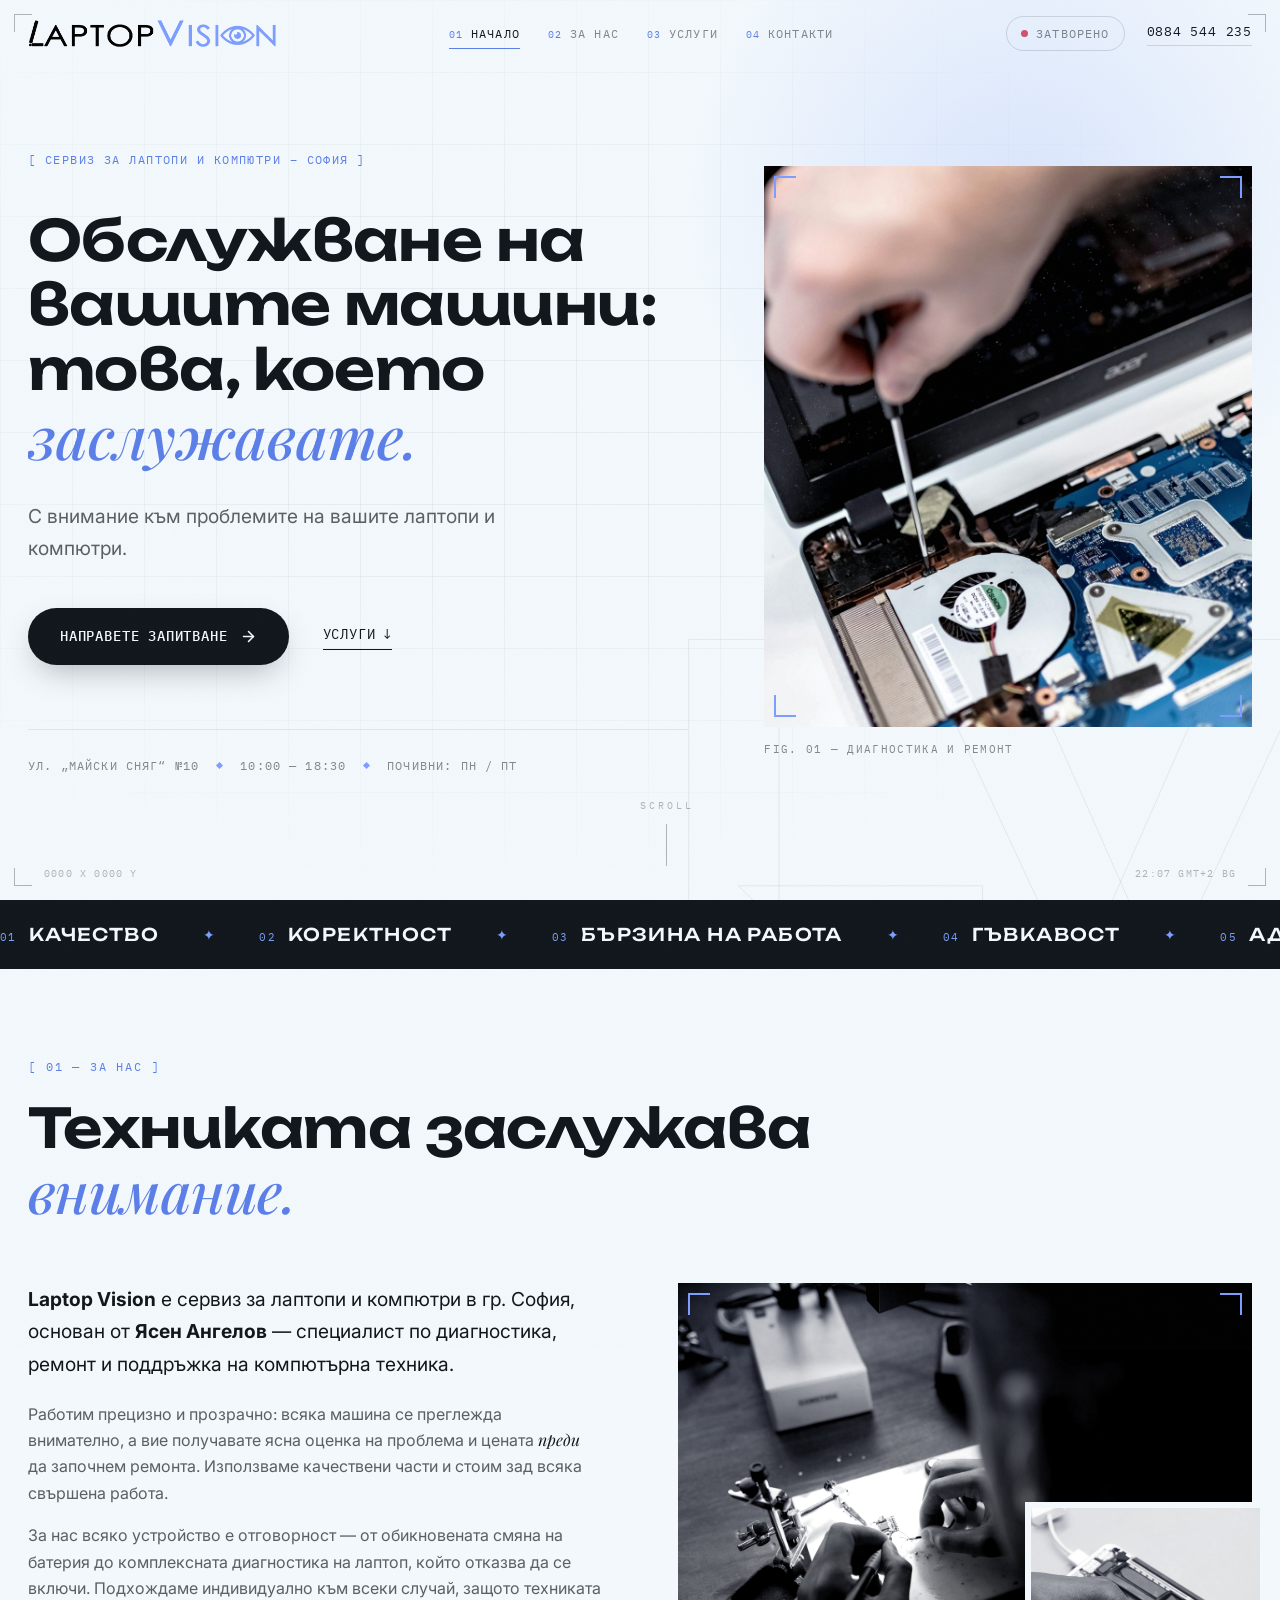
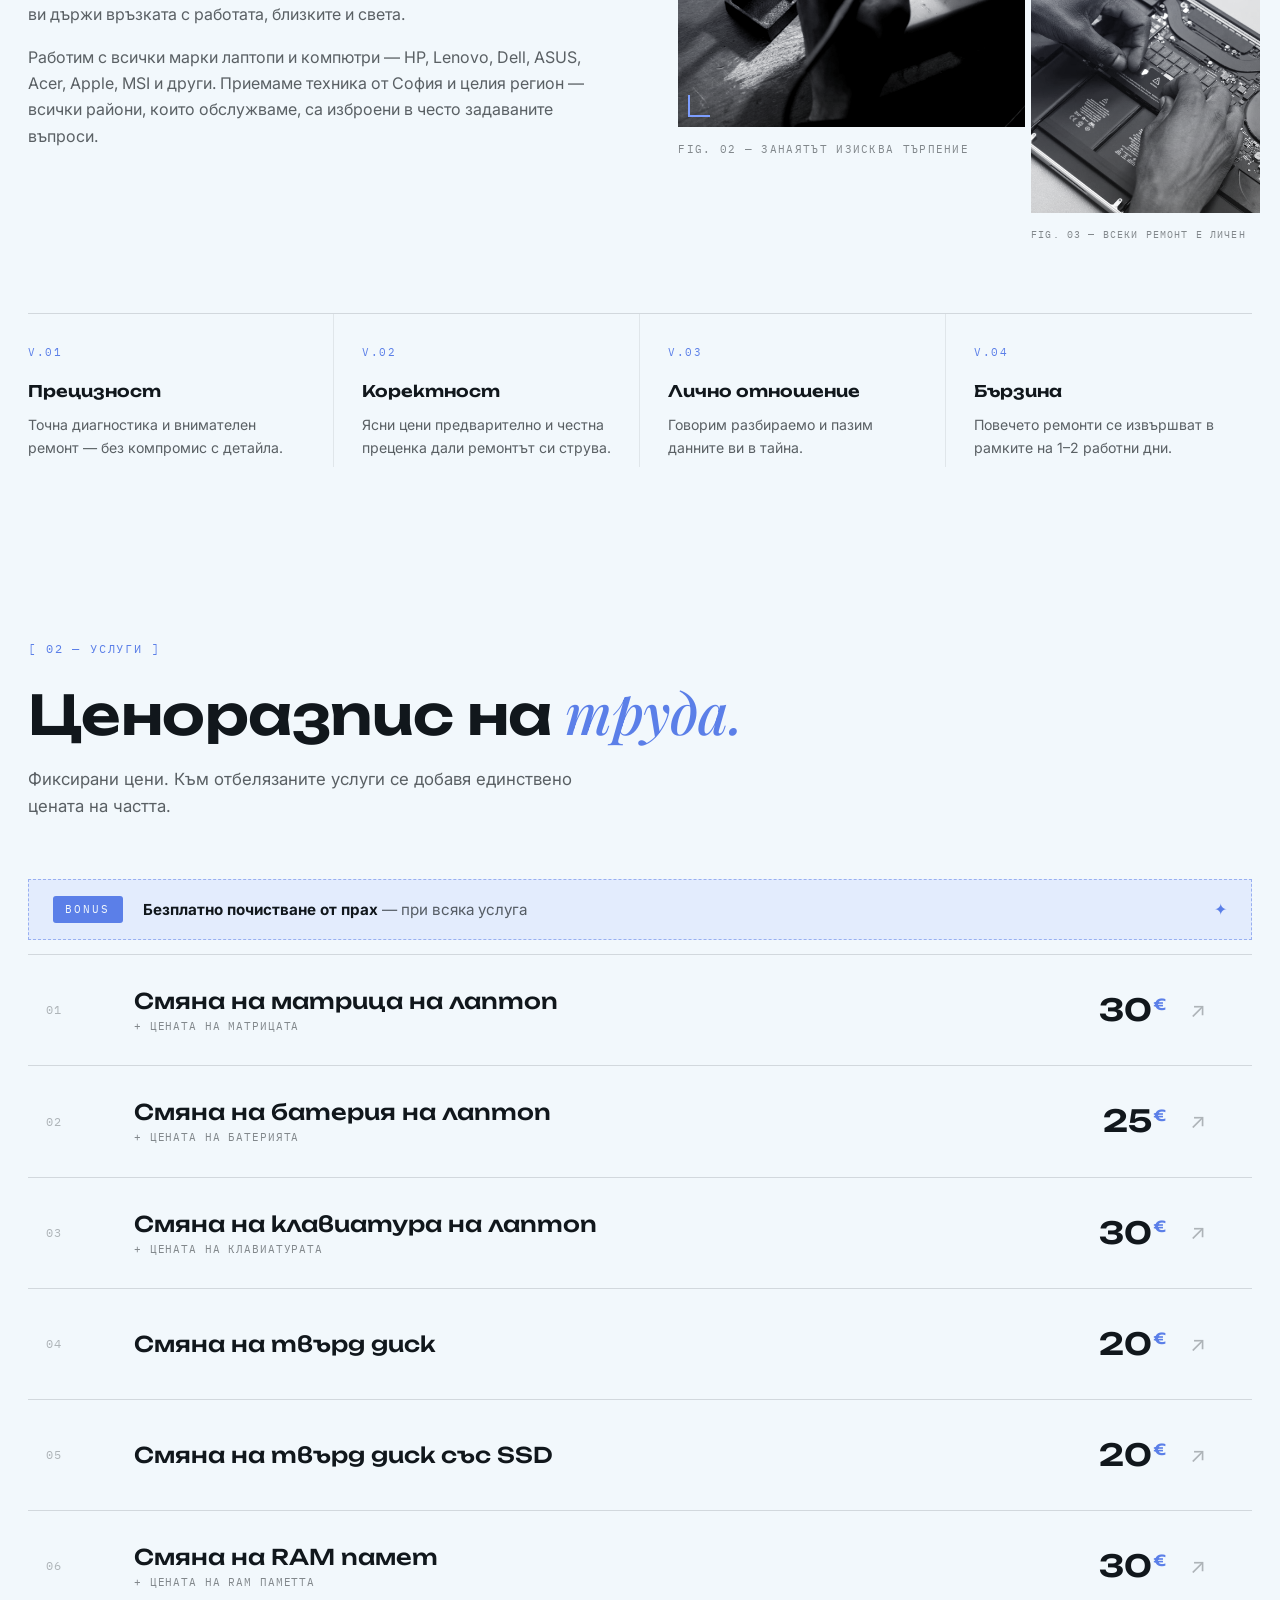
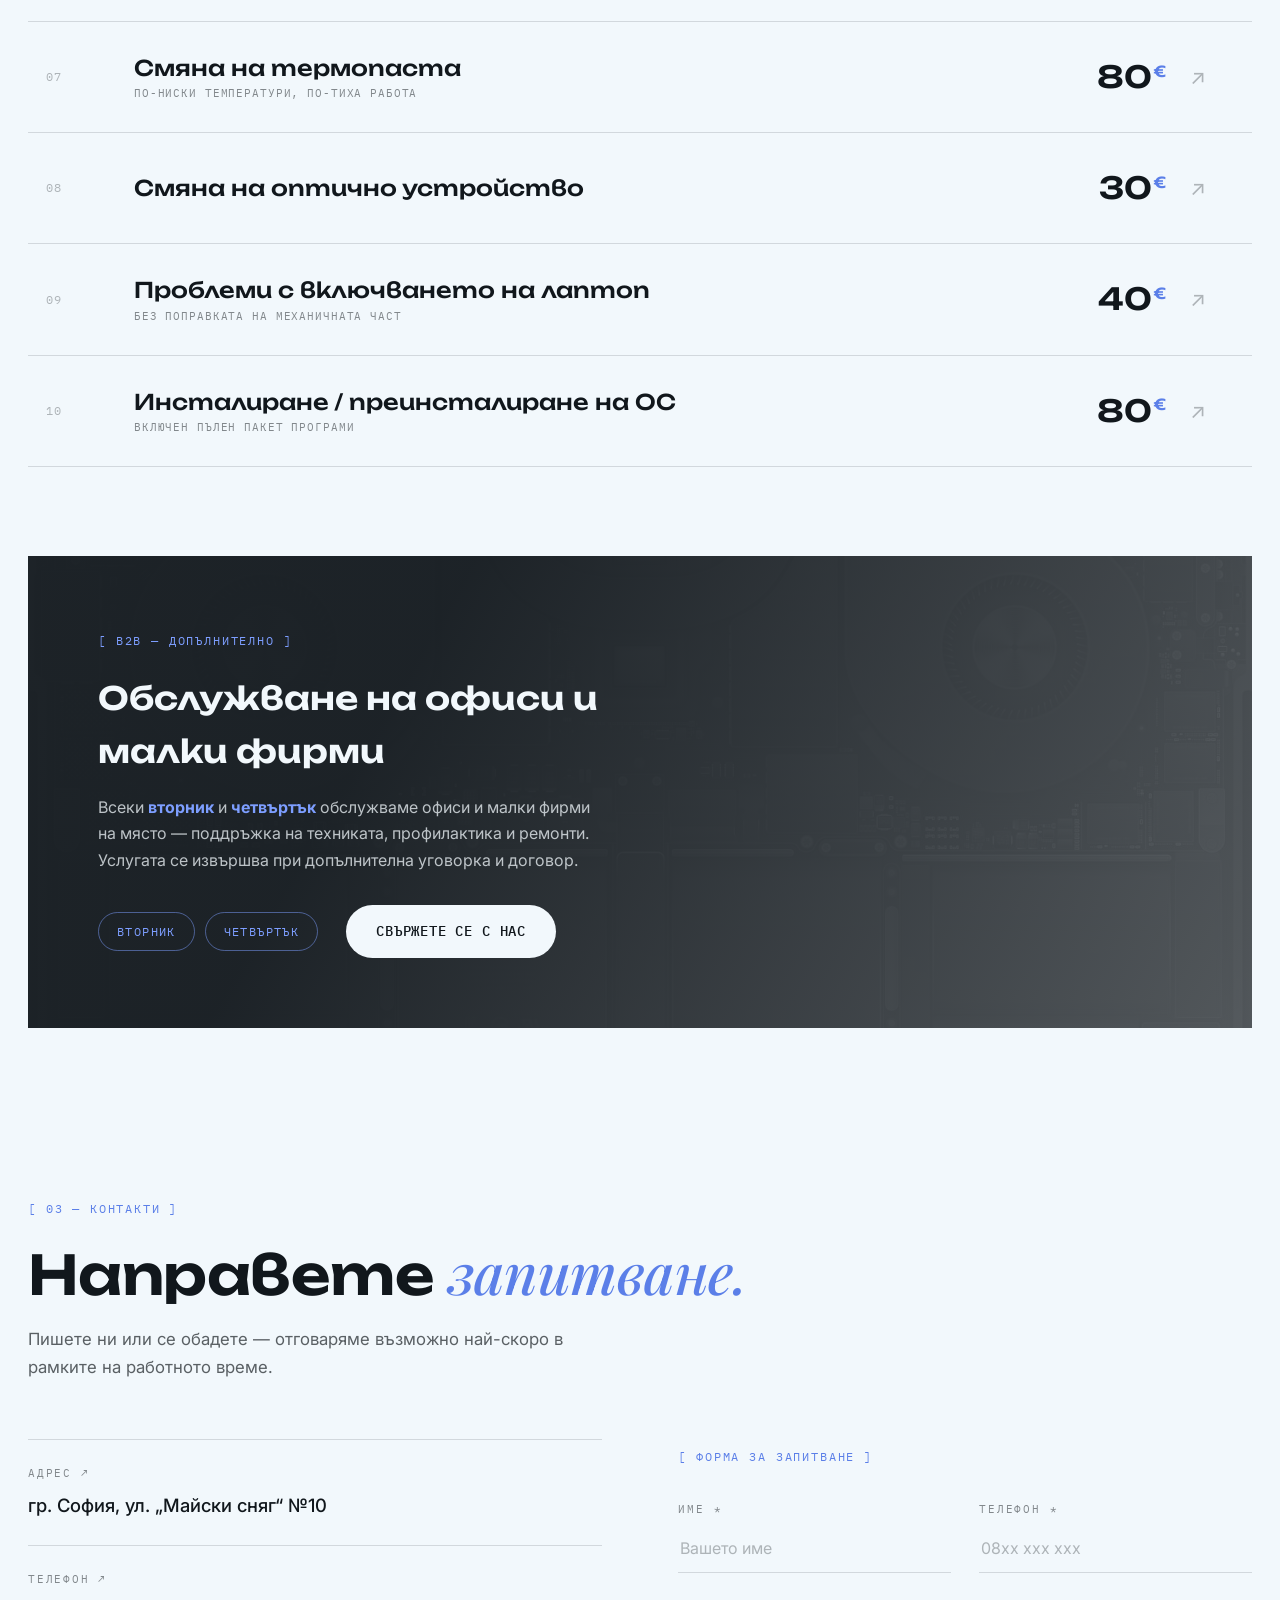
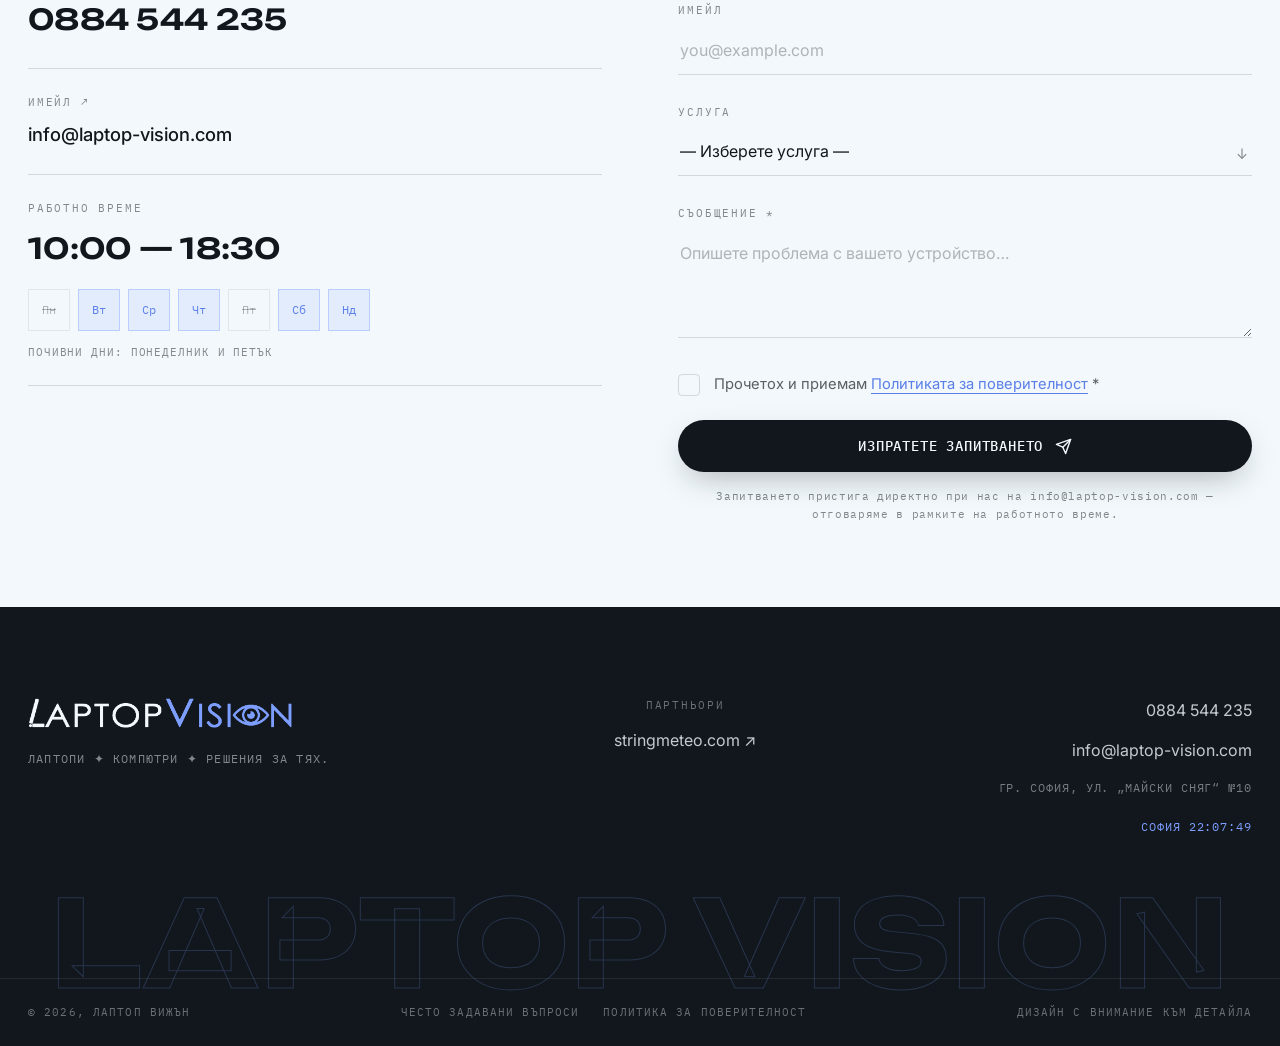
<file: index.html>
<!DOCTYPE html>
<html lang="bg">
<head>
<meta charset="UTF-8">
<meta name="viewport" content="width=device-width, initial-scale=1.0">
<title>Сервиз за лаптопи в София | Laptop Vision — ремонт на лаптопи и компютри</title>
<meta name="description" content="Laptop Vision — сервиз за лаптопи и компютри в София. Смяна на матрица, батерия, клавиатура, SSD и термопаста, преинсталация на ОС. Всички марки, фиксирани цени ✦ 0884 544 235">
<meta name="keywords" content="сервиз за лаптопи, ремонт на лаптопи, ремонт на компютри, сервиз за компютри, компютърен сервиз, компютърна поддръжка, лаптоп сервиз, ремонт на лаптоп, ремонт на компютър, ремонт на настолен компютър, диагностика на лаптоп, профилактика на лаптоп, ъпгрейд на лаптоп, смяна на матрица, смяна на матрица на лаптоп, матрица за лаптоп, счупена матрица лаптоп, счупен екран лаптоп, пукнат екран лаптоп, смяна на екран на лаптоп, дисплей за лаптоп, смяна на батерия на лаптоп, батерия за лаптоп, лаптоп не държи батерия, смяна на клавиатура на лаптоп, клавиатура за лаптоп, смяна на твърд диск, смяна на хард диск, смяна на ssd, ssd за лаптоп, ssd ъпгрейд, смяна на ram памет, ram памет за лаптоп, увеличаване на рам памет, смяна на термопаста, термопаста лаптоп, прегряване на лаптоп, лаптоп прегрява, шумен вентилатор лаптоп, лаптоп изключва сам, смяна на оптично устройство, лаптоп не се включва, лаптоп не иска да се включи, проблеми с включването на лаптоп, лаптоп не зарежда, компютър не се включва, бавен лаптоп, бавен компютър, ускоряване на лаптоп, ускоряване на компютър, преинсталация на windows, преинсталиране на windows, инсталиране на windows, инсталация на уиндоус, windows 10 инсталация, windows 11 инсталация, преинсталиране на linux, преинсталиране на линукс, инсталиране на линукс, инсталиране на linux, преинсталация на лаптоп, инсталиране на операционна система, преинсталиране на операционна система, форматиране на лаптоп, чиста инсталация windows, инсталиране на програми, инсталиране на драйвъри, офис пакет инсталация, антивирусна инсталация, лаптоп не пуска windows, син екран лаптоп, лаптоп с вирус, премахване на вируси, почистване на лаптоп, почистване на лаптоп от прах, безплатно почистване на лаптоп, почистване на компютър, възстановяване на данни, ремонт на macbook, ремонт на hp лаптоп, ремонт на lenovo лаптоп, ремонт на dell лаптоп, ремонт на asus лаптоп, ремонт на acer лаптоп, ремонт на msi лаптоп, ремонт на гейминг лаптоп, обслужване на офиси компютри, компютърна поддръжка за фирми, it поддръжка за фирми, фирмено компютърно обслужване, компютърен техник софия, сервиз на компютърна техника, спешен ремонт лаптоп, евтин ремонт лаптоп, ремонт лаптоп цена, смяна матрица цена, преинсталация windows цена, сервиз за лаптопи софия, ремонт на лаптопи софия, ремонт на компютри софия, компютърен сервиз софия, смяна на матрица софия, смяна на батерия лаптоп софия, преинсталация на windows софия, ремонт на лаптопи божурище, сервиз лаптопи божурище, ремонт на компютри божурище, компютърен сервиз божурище, ремонт лаптоп толева махала, сервиз лаптопи толева махала, ремонт на лаптопи връбница, ремонт на лаптопи обеля, ремонт на лаптопи люлин, ремонт на лаптопи надежда, ремонт на лаптопи илиянци, ремонт на лаптопи модерно предградие, ремонт на лаптопи красна поляна, ремонт на лаптопи западен парк, ремонт на лаптопи света троица, ремонт на лаптопи илинден, ремонт на лаптопи банишора, ремонт на лаптопи орландовци, ремонт на лаптопи малашевци, ремонт на лаптопи хаджи димитър, ремонт на лаптопи подуяне, ремонт на лаптопи сухата река, ремонт на лаптопи левски, ремонт на лаптопи редута, ремонт на лаптопи гео милев, ремонт на лаптопи слатина, ремонт на лаптопи изток, ремонт на лаптопи изгрев, ремонт на лаптопи студентски град, ремонт на лаптопи дървеница, ремонт на лаптопи мусагеница, ремонт на лаптопи младост, ремонт на лаптопи дружба, ремонт на лаптопи горубляне, ремонт на лаптопи абдовица, ремонт на лаптопи кремиковци, ремонт на лаптопи враждебна, ремонт на лаптопи лозенец, ремонт на лаптопи център, ремонт на лаптопи иван вазов, ремонт на лаптопи стрелбище, ремонт на лаптопи гоце делчев, ремонт на лаптопи хладилника, ремонт на лаптопи манастирски ливади, ремонт на лаптопи бояна, ремонт на лаптопи драгалевци, ремонт на лаптопи симеоново, ремонт на лаптопи бъкстон, ремонт на лаптопи борово, ремонт на лаптопи белите брези, ремонт на лаптопи красно село, ремонт на лаптопи хиподрума, ремонт на лаптопи овча купел, ремонт на лаптопи горна баня, ремонт на лаптопи кръстова вада, ремонт на лаптопи малинова долина, ремонт на лаптопи банкя, ремонт на лаптопи нови искър, ремонт на лаптопи бухово, ремонт на лаптопи балша, ремонт на лаптопи владая, ремонт на лаптопи мърчаево, ремонт на лаптопи панчарево, ремонт на лаптопи бистрица, ремонт на лаптопи железница, ремонт на лаптопи герман, ремонт на лаптопи лозен, ремонт на лаптопи казичене, ремонт на лаптопи равно поле, ремонт на лаптопи сливница, ремонт на лаптопи костинброд, ремонт на лаптопи драгоман, ремонт на лаптопи годеч, ремонт на лаптопи своге, ремонт на лаптопи перник, ремонт на лаптопи радомир, ремонт на лаптопи елин пелин, ремонт на лаптопи ихтиман, ремонт на лаптопи костенец, ремонт на лаптопи самоков, ремонт на лаптопи ботевград, ремонт на лаптопи правец, ремонт на лаптопи етрополе, ремонт на лаптопи пирдоп, ремонт на лаптопи брезник, ремонт на лаптопи трън, ремонт на лаптопи долна баня, remont na laptopi sofia, remont na kompyutri sofia, serviz za laptopi sofia, remont na laptopi bozhurishte, smiana na matrica laptop, preinstalacia na windows, laptop vision, лаптоп вижън, лаптоп вижън софия">
<meta name="robots" content="index, follow, max-image-preview:large, max-snippet:-1">
<meta name="author" content="Laptop Vision">
<meta name="geo.region" content="BG">
<meta name="geo.placename" content="София">
<meta name="theme-color" content="#7d9eff">
<link rel="canonical" href="https://laptop-vision.com/">
<link rel="alternate" hreflang="bg" href="https://laptop-vision.com/">
<link rel="alternate" hreflang="x-default" href="https://laptop-vision.com/">
<!-- Open Graph -->
<meta property="og:type" content="website">
<meta property="og:site_name" content="Laptop Vision">
<meta property="og:locale" content="bg_BG">
<meta property="og:url" content="https://laptop-vision.com/">
<meta property="og:title" content="Сервиз за лаптопи в София | Laptop Vision">
<meta property="og:description" content="Ремонт и обслужване на лаптопи и компютри в София. Фиксирани цени, безплатно почистване от прах към всяка услуга. ул. „Майски сняг“ №10 ✦ 0884 544 235">
<meta property="og:image" content="https://laptop-vision.com/assets/og-image.jpg">
<meta property="og:image:width" content="1200">
<meta property="og:image:height" content="630">
<meta property="og:image:alt" content="Laptop Vision — сервиз за лаптопи и компютри в София">
<!-- Twitter -->
<meta name="twitter:card" content="summary_large_image">
<meta name="twitter:title" content="Сервиз за лаптопи в София | Laptop Vision">
<meta name="twitter:description" content="Ремонт и обслужване на лаптопи и компютри в София. Фиксирани цени, безплатно почистване от прах към всяка услуга.">
<meta name="twitter:image" content="https://laptop-vision.com/assets/og-image.jpg">
<link rel="icon" type="image/png" href="assets/favicon.png">
<link rel="apple-touch-icon" href="assets/apple-touch-icon.png">
<link rel="preconnect" href="https://fonts.googleapis.com">
<link rel="preconnect" href="https://fonts.gstatic.com" crossorigin>
<link href="https://fonts.googleapis.com/css2?family=Unbounded:wght@400;500;600;700&family=Inter:wght@400;500;600&family=IBM+Plex+Mono:wght@400;500&family=Playfair+Display:ital,wght@1,500;1,600&display=swap" rel="stylesheet">
<link rel="stylesheet" href="styles.css?v=20261003">
<script type="application/ld+json">
{
  "@context": "https://schema.org",
  "@graph": [
    {
      "@type": [
        "LocalBusiness",
        "ProfessionalService"
      ],
      "@id": "https://laptop-vision.com/#business",
      "name": "Laptop Vision",
      "alternateName": "Лаптоп Вижън",
      "description": "Сервиз за лаптопи и компютри в София. Смяна на матрици, батерии, клавиатури, твърди дискове и SSD, RAM памет, термопаста, оптични устройства, решаване на проблеми с включване и преинсталация на операционни системи. Фиксирани цени и безплатно почистване от прах към всяка услуга.",
      "url": "https://laptop-vision.com/",
      "logo": "https://laptop-vision.com/assets/logo.png",
      "image": "https://laptop-vision.com/assets/og-image.jpg",
      "telephone": "+359884544235",
      "email": "info@laptop-vision.com",
      "priceRange": "20€ – 80€",
      "currenciesAccepted": "EUR",
      "address": {
        "@type": "PostalAddress",
        "streetAddress": "ул. „Майски сняг“ №10",
        "addressLocality": "София",
        "addressCountry": "BG"
      },
      "areaServed": [
        {
          "@type": "City",
          "name": "София"
        },
        {
          "@type": "City",
          "name": "Божурище"
        },
        {
          "@type": "Place",
          "name": "Толева махала"
        }
      ],
      "slogan": "Обслужване на вашите машини: това, което заслужавате.",
      "knowsAbout": [
        "ремонт на лаптопи",
        "ремонт на компютри",
        "смяна на матрица на лаптоп",
        "смяна на батерия на лаптоп",
        "смяна на клавиатура на лаптоп",
        "смяна на твърд диск",
        "смяна на твърд диск със SSD",
        "смяна на RAM памет",
        "смяна на термопаста",
        "смяна на оптично устройство",
        "проблеми с включването на лаптоп",
        "инсталиране и преинсталиране на операционна система",
        "почистване на лаптоп от прах",
        "обслужване на офиси и малки фирми"
      ],
      "keywords": "сервиз за лаптопи софия, ремонт на лаптопи софия, ремонт на компютри софия, ремонт на лаптопи божурище, сервиз лаптопи толева махала, смяна на матрица, смяна на батерия лаптоп, смяна на клавиатура лаптоп, смяна на ssd, преинсталация на windows",
      "hasMap": "https://maps.google.com/?q=София, ул. Майски сняг 10",
      "founder": {
        "@type": "Person",
        "name": "Ясен Ангелов"
      },
      "openingHoursSpecification": [
        {
          "@type": "OpeningHoursSpecification",
          "dayOfWeek": [
            "Tuesday",
            "Wednesday",
            "Thursday",
            "Saturday",
            "Sunday"
          ],
          "opens": "10:00",
          "closes": "18:30"
        }
      ],
      "hasOfferCatalog": {
        "@type": "OfferCatalog",
        "name": "Услуги и цени",
        "itemListElement": [
          {
            "@type": "Offer",
            "price": "30",
            "priceCurrency": "EUR",
            "itemOffered": {
              "@type": "Service",
              "name": "Смяна на матрица на лаптоп",
              "description": "Към цената се добавя цената на матрицата."
            }
          },
          {
            "@type": "Offer",
            "price": "25",
            "priceCurrency": "EUR",
            "itemOffered": {
              "@type": "Service",
              "name": "Смяна на батерия на лаптоп",
              "description": "Към цената се добавя цената на батерията."
            }
          },
          {
            "@type": "Offer",
            "price": "30",
            "priceCurrency": "EUR",
            "itemOffered": {
              "@type": "Service",
              "name": "Смяна на клавиатура на лаптоп",
              "description": "Към цената се добавя цената на клавиатурата."
            }
          },
          {
            "@type": "Offer",
            "price": "20",
            "priceCurrency": "EUR",
            "itemOffered": {
              "@type": "Service",
              "name": "Смяна на твърд диск"
            }
          },
          {
            "@type": "Offer",
            "price": "20",
            "priceCurrency": "EUR",
            "itemOffered": {
              "@type": "Service",
              "name": "Смяна на твърд диск със SSD"
            }
          },
          {
            "@type": "Offer",
            "price": "30",
            "priceCurrency": "EUR",
            "itemOffered": {
              "@type": "Service",
              "name": "Смяна на RAM памет",
              "description": "Към цената се добавя цената на RAM паметта."
            }
          },
          {
            "@type": "Offer",
            "price": "80",
            "priceCurrency": "EUR",
            "itemOffered": {
              "@type": "Service",
              "name": "Смяна на термопаста",
              "description": "По-ниски температури и по-тиха работа на лаптопа."
            }
          },
          {
            "@type": "Offer",
            "price": "30",
            "priceCurrency": "EUR",
            "itemOffered": {
              "@type": "Service",
              "name": "Смяна на оптично устройство"
            }
          },
          {
            "@type": "Offer",
            "price": "40",
            "priceCurrency": "EUR",
            "itemOffered": {
              "@type": "Service",
              "name": "Проблеми с включването на лаптоп",
              "description": "Без поправката на механичната част."
            }
          },
          {
            "@type": "Offer",
            "price": "80",
            "priceCurrency": "EUR",
            "itemOffered": {
              "@type": "Service",
              "name": "Инсталиране / преинсталиране на ОС",
              "description": "С включен пълен пакет програми."
            }
          }
        ]
      }
    },
    {
      "@type": "WebSite",
      "@id": "https://laptop-vision.com/#website",
      "url": "https://laptop-vision.com/",
      "name": "Laptop Vision — Сервиз за лаптопи и компютри",
      "alternateName": "Лаптоп Вижън",
      "inLanguage": "bg",
      "publisher": {
        "@id": "https://laptop-vision.com/#business"
      }
    }
  ]
}
</script>
</head>
<body>

<!-- HUD frame -->
<div class="hud" aria-hidden="true">
  <span class="hud-corner hud-tl"></span>
  <span class="hud-corner hud-tr"></span>
  <span class="hud-corner hud-bl"></span>
  <span class="hud-corner hud-br"></span>
  <span class="hud-coords" id="hudCoords">0000 X 0000 Y</span>
  <span class="hud-time"><span id="hudClock">--:--</span> GMT+2 BG</span>
</div>
<div class="scroll-progress" id="scrollProgress" aria-hidden="true"></div>
<div class="grain" aria-hidden="true"></div>
<div class="cursor" id="cursor" aria-hidden="true"><span></span></div>

<!-- ============ NAV ============ -->
<header class="nav" id="nav">
  <div class="nav-inner">
    <a href="#home" class="nav-logo" aria-label="Laptop Vision — начало">
      <img src="assets/logo.png" alt="Laptop Vision — сервиз за лаптопи и компютри в София" width="1914" height="231">
    </a>
    <nav class="nav-links" id="navLinks" aria-label="Основна навигация">
      <a href="#home" class="nav-link is-active"><i>01</i>Начало</a>
      <a href="#about" class="nav-link"><i>02</i>За нас</a>
      <a href="#services" class="nav-link"><i>03</i>Услуги</a>
      <a href="#contacts" class="nav-link"><i>04</i>Контакти</a>
    </nav>
    <div class="nav-actions">
      <span class="nav-status" id="navStatus"><span class="status-dot"></span><em>—</em></span>
      <a href="tel:0884544235" class="nav-phone">0884 544 235</a>
      <a href="tel:0884544235" class="nav-call" aria-label="Обадете ни се — 0884 544 235">
        <svg viewBox="0 0 24 24" fill="none" stroke="currentColor" stroke-width="2.1" stroke-linecap="round" stroke-linejoin="round" aria-hidden="true"><path d="M22 16.92v3a2 2 0 0 1-2.18 2 19.79 19.79 0 0 1-8.63-3.07 19.5 19.5 0 0 1-6-6 19.79 19.79 0 0 1-3.07-8.67A2 2 0 0 1 4.11 2h3a2 2 0 0 1 2 1.72 12.84 12.84 0 0 0 .7 2.81 2 2 0 0 1-.45 2.11L8.09 9.91a16 16 0 0 0 6 6l1.27-1.27a2 2 0 0 1 2.11-.45 12.84 12.84 0 0 0 2.81.7A2 2 0 0 1 22 16.92z"/></svg>
      </a>
      <button class="nav-burger" id="navBurger" aria-label="Меню" aria-expanded="false">
        <span></span><span></span>
      </button>
    </div>
  </div>
</header>

<main>

<!-- ============ 00: НАЧАЛО ============ -->
<section class="hero" id="home">
  <div class="hero-ghost" aria-hidden="true">LV</div>

  <div class="hero-inner">
    <div class="hero-left">
      <div class="hero-meta hero-anim" style="--d:.05s">
        <span>[ Сервиз за лаптопи и компютри – София ]</span>
      </div>

      <h1 class="hero-title">
        <span class="line"><span class="line-in hero-anim" style="--d:.15s">Обслужване на <br class="br-mobile">вашите машини:</span></span>
        <span class="line"><span class="line-in hero-anim" style="--d:.25s">това, което</span></span>
        <span class="line"><span class="line-in hero-anim" style="--d:.35s"><em>заслужавате.</em></span></span>
      </h1>

      <p class="hero-sub hero-anim" style="--d:.5s">
        С внимание към проблемите на вашите лаптопи и компютри.
      </p>

      <div class="hero-cta hero-anim" style="--d:.62s">
        <a href="#contacts" class="btn btn-primary">
          Направете запитване
          <svg viewBox="0 0 24 24" fill="none" stroke="currentColor" stroke-width="2.2" stroke-linecap="round" stroke-linejoin="round"><path d="M5 12h14"/><path d="m12 5 7 7-7 7"/></svg>
        </a>
        <a href="#services" class="btn-link">Услуги<span class="btn-link-arrow">↓</span></a>
      </div>

      <div class="hero-foot hero-anim" style="--d:.75s">
        <span>ул. „Майски сняг“ №10</span>
        <span class="hf-sep"></span>
        <span>10:00 — 18:30</span>
        <span class="hf-sep"></span>
        <span>почивни: пн / пт</span>
      </div>
    </div>

    <figure class="hero-fig hero-anim" style="--d:.45s">
      <div class="ph ph-hero" id="heroPh">
        <img src="assets/img/hero.jpg" alt="Ремонт на дънна платка на лаптоп в сервиз Laptop Vision, София" id="heroImg" width="1800" height="1200" fetchpriority="high" decoding="async">
        <span class="ph-corner c-tl"></span><span class="ph-corner c-tr"></span>
        <span class="ph-corner c-bl"></span><span class="ph-corner c-br"></span>
      </div>
      <figcaption>FIG. 01 — Диагностика и ремонт</figcaption>
    </figure>
  </div>

  <a href="#about" class="hero-scroll" aria-label="Надолу">
    <span>SCROLL</span><i></i>
  </a>
</section>

<!-- ============ MARQUEE ============ -->
<div class="marquee-band" aria-hidden="true">
  <div class="marquee">
    <div class="marquee-track">
      <span><b>01</b>Качество</span><i>✦</i>
      <span><b>02</b>Коректност</span><i>✦</i>
      <span><b>03</b>Бързина на работа</span><i>✦</i>
      <span><b>04</b>Гъвкавост</span><i>✦</i>
      <span><b>05</b>Адаптивност спрямо вашия случай</span><i>✦</i>
      <span><b>01</b>Качество</span><i>✦</i>
      <span><b>02</b>Коректност</span><i>✦</i>
      <span><b>03</b>Бързина на работа</span><i>✦</i>
      <span><b>04</b>Гъвкавост</span><i>✦</i>
      <span><b>05</b>Адаптивност спрямо вашия случай</span><i>✦</i>
    </div>
    <div class="marquee-track">
      <span><b>01</b>Качество</span><i>✦</i>
      <span><b>02</b>Коректност</span><i>✦</i>
      <span><b>03</b>Бързина на работа</span><i>✦</i>
      <span><b>04</b>Гъвкавост</span><i>✦</i>
      <span><b>05</b>Адаптивност спрямо вашия случай</span><i>✦</i>
      <span><b>01</b>Качество</span><i>✦</i>
      <span><b>02</b>Коректност</span><i>✦</i>
      <span><b>03</b>Бързина на работа</span><i>✦</i>
      <span><b>04</b>Гъвкавост</span><i>✦</i>
      <span><b>05</b>Адаптивност спрямо вашия случай</span><i>✦</i>
    </div>
  </div>
</div>

<!-- ============ 01: ЗА НАС ============ -->
<section class="about section" id="about">
  <div class="container">
    <header class="sec-head reveal">
      <span class="sec-tag">[ 01 — За нас ]</span>
      <h2 class="sec-title">Техниката заслужава <em>внимание.</em></h2>
    </header>

    <div class="about-grid">
      <div class="about-text reveal">
        <p class="lead">
          <strong>Laptop Vision</strong> е сервиз за лаптопи и компютри в гр. София,
          основан от <strong>Ясен Ангелов</strong> — специалист по диагностика, ремонт
          и поддръжка на компютърна техника.
        </p>
        <p>
          Работим прецизно и прозрачно: всяка машина се преглежда внимателно, а вие получавате
          ясна оценка на проблема и цената <em>преди</em> да започнем ремонта. Използваме
          качествени части и стоим зад всяка свършена работа.
        </p>
        <p>
          За нас всяко устройство е отговорност — от обикновената смяна на батерия до
          комплексната диагностика на лаптоп, който отказва да се включи. Подхождаме
          индивидуално към всеки случай, защото техниката ви държи връзката с работата,
          близките и света.
        </p>
        <p>
          Работим с всички марки лаптопи и компютри — HP, Lenovo, Dell, ASUS, Acer, Apple,
          MSI и други. Приемаме техника от София и целия регион — всички райони, които
          обслужваме, са изброени в <a href="faq.html">често задаваните въпроси</a>.
        </p>

      </div>

      <div class="about-media">
        <figure class="about-fig-main reveal">
          <div class="ph ph-duo">
            <img src="assets/img/about.jpg" alt="Спайка на платка под лампа — ремонт на лаптоп в София" width="1600" height="1066" loading="lazy" decoding="async">
            <span class="ph-corner c-tl"></span><span class="ph-corner c-tr"></span>
            <span class="ph-corner c-bl"></span><span class="ph-corner c-br"></span>
          </div>
          <figcaption>FIG. 02 — Занаятът изисква търпение</figcaption>
        </figure>
        <figure class="about-fig-sub reveal" style="--d:.15s">
          <div class="ph ph-duo">
            <img src="assets/img/tech.jpg" alt="Ръце на техник ремонтират лаптоп отвътре — Laptop Vision" width="900" height="1125" loading="lazy" decoding="async">
          </div>
          <figcaption>FIG. 03 — Всеки ремонт е личен</figcaption>
        </figure>
      </div>
    </div>

    <div class="about-values">
      <div class="val reveal" style="--d:.02s"><span>V.01</span><h3>Прецизност</h3><p>Точна диагностика и внимателен ремонт — без компромис с детайла.</p></div>
      <div class="val reveal" style="--d:.08s"><span>V.02</span><h3>Коректност</h3><p>Ясни цени предварително и честна преценка дали ремонтът си струва.</p></div>
      <div class="val reveal" style="--d:.14s"><span>V.03</span><h3>Лично отношение</h3><p>Говорим разбираемо и пазим данните ви в тайна.</p></div>
      <div class="val reveal" style="--d:.2s"><span>V.04</span><h3>Бързина</h3><p>Повечето ремонти се извършват в рамките на 1–2 работни дни.</p></div>
    </div>
  </div>
</section>

<!-- ============ 02: УСЛУГИ ============ -->
<section class="services section" id="services">
  <div class="container">
    <header class="sec-head reveal">
      <span class="sec-tag">[ 02 — Услуги ]</span>
      <h2 class="sec-title">Ценоразпис на <em>труда.</em></h2>
      <p class="sec-sub">Фиксирани цени. Към отбелязаните услуги се добавя единствено цената на частта.</p>
    </header>

    <div class="free-ticket reveal">
      <span class="ft-tag">BONUS</span>
      <span class="ft-text"><strong>Безплатно почистване от прах</strong> — при всяка услуга</span>
      <span class="ft-star">✦</span>
    </div>

    <ul class="svc-list" id="svcList">
      <li class="svc-row reveal" data-img="assets/img/svc-screen.jpg" style="--d:.02s">
        <span class="svc-idx">01</span>
        <span class="svc-name">Смяна на матрица на лаптоп<small>+ цената на матрицата</small></span>
        <span class="svc-price">30<sup>€</sup></span>
        <span class="svc-arrow">↗</span>
      </li>
      <li class="svc-row reveal" data-img="assets/img/svc-battery.jpg" style="--d:.05s">
        <span class="svc-idx">02</span>
        <span class="svc-name">Смяна на батерия на лаптоп<small>+ цената на батерията</small></span>
        <span class="svc-price">25<sup>€</sup></span>
        <span class="svc-arrow">↗</span>
      </li>
      <li class="svc-row reveal" data-img="assets/img/svc-keyboard.jpg" style="--d:.08s">
        <span class="svc-idx">03</span>
        <span class="svc-name">Смяна на клавиатура на лаптоп<small>+ цената на клавиатурата</small></span>
        <span class="svc-price">30<sup>€</sup></span>
        <span class="svc-arrow">↗</span>
      </li>
      <li class="svc-row reveal" data-img="assets/img/svc-hdd.jpg" style="--d:.11s">
        <span class="svc-idx">04</span>
        <span class="svc-name">Смяна на твърд диск</span>
        <span class="svc-price">20<sup>€</sup></span>
        <span class="svc-arrow">↗</span>
      </li>
      <li class="svc-row reveal" data-img="assets/img/svc-ssd.jpg" style="--d:.14s">
        <span class="svc-idx">05</span>
        <span class="svc-name">Смяна на твърд диск със SSD</span>
        <span class="svc-price">20<sup>€</sup></span>
        <span class="svc-arrow">↗</span>
      </li>
      <li class="svc-row reveal" data-img="assets/img/svc-ram.jpg" style="--d:.17s">
        <span class="svc-idx">06</span>
        <span class="svc-name">Смяна на RAM памет<small>+ цената на RAM паметта</small></span>
        <span class="svc-price">30<sup>€</sup></span>
        <span class="svc-arrow">↗</span>
      </li>
      <li class="svc-row reveal" data-img="assets/img/svc-paste.jpg" style="--d:.20s">
        <span class="svc-idx">07</span>
        <span class="svc-name">Смяна на термопаста<small>по-ниски температури, по-тиха работа</small></span>
        <span class="svc-price">80<sup>€</sup></span>
        <span class="svc-arrow">↗</span>
      </li>
      <li class="svc-row reveal" data-img="assets/img/svc-optical.jpg" style="--d:.23s">
        <span class="svc-idx">08</span>
        <span class="svc-name">Смяна на оптично устройство</span>
        <span class="svc-price">30<sup>€</sup></span>
        <span class="svc-arrow">↗</span>
      </li>
      <li class="svc-row reveal" data-img="assets/img/svc-power.jpg" style="--d:.26s">
        <span class="svc-idx">09</span>
        <span class="svc-name">Проблеми с включването на лаптоп<small>без поправката на механичната част</small></span>
        <span class="svc-price">40<sup>€</sup></span>
        <span class="svc-arrow">↗</span>
      </li>
      <li class="svc-row reveal" data-img="assets/img/svc-os.jpg" style="--d:.29s">
        <span class="svc-idx">10</span>
        <span class="svc-name">Инсталиране / преинсталиране на ОС<small>включен пълен пакет програми</small></span>
        <span class="svc-price">80<sup>€</sup></span>
        <span class="svc-arrow">↗</span>
      </li>
    </ul>

    <div class="svc-preview" id="svcPreview" aria-hidden="true"><img src="assets/img/svc-screen.jpg" alt=""></div>

    <!-- Office service -->
    <div class="office-panel reveal">
      <img src="assets/img/dark.jpg" alt="" class="office-bg" aria-hidden="true" width="1600" height="1034" loading="lazy" decoding="async">
      <div class="office-inner">
        <span class="sec-tag light">[ B2B — Допълнително ]</span>
        <h3>Обслужване на офиси и малки фирми</h3>
        <p>
          Всеки <strong>вторник</strong> и <strong>четвъртък</strong> обслужваме офиси и малки фирми
          на място — поддръжка на техниката, профилактика и ремонти.
          Услугата се извършва при допълнителна уговорка и договор.
        </p>
        <div class="office-bottom">
          <div class="office-days">
            <span class="day-pill">Вторник</span>
            <span class="day-pill">Четвъртък</span>
          </div>
          <a href="#contacts" class="btn btn-light">Свържете се с нас</a>
        </div>
      </div>
    </div>
  </div>
</section>

<!-- ============ 03: КОНТАКТИ ============ -->
<section class="contacts section" id="contacts">
  <div class="container">
    <header class="sec-head reveal">
      <span class="sec-tag">[ 03 — Контакти ]</span>
      <h2 class="sec-title">Направете <em>запитване.</em></h2>
      <p class="sec-sub">Пишете ни или се обадете — отговаряме възможно най-скоро в рамките на работното време.</p>
    </header>

    <div class="contacts-grid">
      <div class="contact-info reveal">
        <a class="ci-row" href="https://maps.google.com/?q=София, ул. Майски сняг 10" target="_blank" rel="noopener">
          <span class="ci-label">Адрес ↗</span>
          <span class="ci-value">гр. София, ул. „Майски сняг“ №10</span>
        </a>
        <a class="ci-row" href="tel:0884544235">
          <span class="ci-label">Телефон ↗</span>
          <span class="ci-value big">0884 544 235</span>
        </a>
        <a class="ci-row" href="mailto:info@laptop-vision.com">
          <span class="ci-label">Имейл ↗</span>
          <span class="ci-value">info@laptop-vision.com</span>
        </a>
        <div class="ci-row ci-hours">
          <span class="ci-label">Работно време</span>
          <span class="ci-value big">10:00 — 18:30</span>
          <div class="week" aria-label="Работни дни">
            <span class="wd off">Пн</span><span class="wd">Вт</span><span class="wd">Ср</span>
            <span class="wd">Чт</span><span class="wd off">Пт</span><span class="wd">Сб</span><span class="wd">Нд</span>
          </div>
          <span class="ci-note">почивни дни: понеделник и петък</span>
        </div>
      </div>

      <form class="contact-form reveal" id="contactForm" action="https://api.web3forms.com/submit" method="POST" novalidate>
        <span class="form-tag">[ Форма за запитване ]</span>

        <!-- Web3Forms: поставете своя access key от web3forms.com -->
        <input type="hidden" name="access_key" value="3d9ae494-4dc4-4678-a1a8-997fa9a90aca">
        <input type="hidden" name="subject" value="Ново запитване от сайта">
        <input type="hidden" name="from_name" value="Laptop Vision — уебсайт">
        <input type="checkbox" name="botcheck" class="botcheck" tabindex="-1" autocomplete="off" aria-hidden="true">

        <div class="field-row">
          <div class="field">
            <label for="fName">Име *</label>
            <input type="text" id="fName" name="Име" placeholder="Вашето име" required>
            <span class="field-err">Моля, въведете име.</span>
          </div>
          <div class="field">
            <label for="fPhone">Телефон *</label>
            <input type="tel" id="fPhone" name="Телефон" placeholder="08xx xxx xxx" required>
            <span class="field-err">Моля, въведете валиден телефон.</span>
          </div>
        </div>

        <div class="field">
          <label for="fEmail">Имейл</label>
          <input type="email" id="fEmail" name="Имейл" placeholder="you@example.com">
          <span class="field-err">Имейлът изглежда невалиден.</span>
        </div>

        <div class="field">
          <label for="fService">Услуга</label>
          <div class="select-wrap">
            <select id="fService" name="Услуга">
              <option value="">— Изберете услуга —</option>
              <option>Смяна на матрица на лаптоп</option>
              <option>Смяна на батерия на лаптоп</option>
              <option>Смяна на клавиатура на лаптоп</option>
              <option>Смяна на твърд диск</option>
              <option>Смяна на твърд диск със SSD</option>
              <option>Смяна на RAM памет</option>
              <option>Смяна на термопаста</option>
              <option>Смяна на оптично устройство</option>
              <option>Проблем с включването на лаптоп</option>
              <option>Инсталиране / преинсталиране на ОС</option>
              <option>Офис / фирмено обслужване</option>
              <option>Друго</option>
              <option>Не знам / Не мога да преценя</option>
            </select>
            <span class="select-arrow">↓</span>
          </div>
        </div>

        <div class="field">
          <label for="fMsg">Съобщение *</label>
          <textarea id="fMsg" name="Съобщение" rows="4" placeholder="Опишете проблема с вашето устройство…" required></textarea>
          <span class="field-err">Моля, опишете накратко запитването си.</span>
        </div>

        <div class="field field-check">
          <label class="check" for="fPrivacy">
            <input type="checkbox" id="fPrivacy" name="Съгласие с политиката" value="Да — приемам Политиката за поверителност" required>
            <span class="check-box" aria-hidden="true">
              <svg viewBox="0 0 12 10" fill="none"><path d="M1 5.2 4.4 8.6 11 1.4" stroke="currentColor" stroke-width="1.8" stroke-linecap="round" stroke-linejoin="round"/></svg>
            </span>
            <span class="check-text">Прочетох и приемам <a href="privacy.html" target="_blank" rel="noopener">Политиката за поверителност</a> *</span>
          </label>
          <span class="field-err">Моля, потвърдете, че приемате Политиката за поверителност.</span>
        </div>

        <button type="submit" class="btn btn-primary btn-block">
          Изпратете запитването
          <svg viewBox="0 0 24 24" fill="none" stroke="currentColor" stroke-width="2" stroke-linecap="round" stroke-linejoin="round"><path d="m22 2-7 20-4-9-9-4z"/><path d="M22 2 11 13"/></svg>
        </button>
        <p class="form-note">Запитването пристига директно при нас на info@laptop-vision.com — отговаряме в рамките на работното време.</p>

        <div class="form-success" id="formSuccess" role="status">
          <strong>✓ Благодарим ви!</strong>
          <span>Запитването ви е изпратено успешно. Ще се свържем с вас възможно най-скоро в рамките на работното време.</span>
        </div>
        <div class="form-error" id="formError" role="alert">
          <strong>Нещо се обърка.</strong>
          <span>Запитването не беше изпратено. Опитайте отново или ни пишете директно на <a href="mailto:info@laptop-vision.com">info@laptop-vision.com</a>.</span>
        </div>
      </form>
    </div>
  </div>
</section>

</main>

<!-- ============ FOOTER ============ -->
<footer class="footer">
  <div class="container">
    <div class="footer-top">
      <div class="footer-brand">
        <img src="assets/logo-light.png" alt="Laptop Vision" class="footer-logo" width="1914" height="231" loading="lazy" decoding="async">
        <p class="footer-slogan">Лаптопи ✦ Компютри ✦ Решения за тях.</p>
      </div>
      <div class="footer-partners">
        <span class="fp-label">Партньори</span>
        <a href="https://stringmeteo.com" target="_blank" rel="noopener">stringmeteo.com ↗</a>
      </div>
      <div class="footer-contact">
        <a href="tel:0884544235">0884 544 235</a>
        <a href="mailto:info@laptop-vision.com">info@laptop-vision.com</a>
        <span>гр. София, ул. „Майски сняг“ №10</span>
        <span class="footer-clock" id="footerClock">София --:--:--</span>
      </div>
    </div>
  </div>
  <div class="footer-ghost" aria-hidden="true">LAPTOP VISION</div>
  <div class="footer-bottom">
    <div class="container">
      <span>© <span id="year">2026</span>, Лаптоп Вижън</span>
      <span class="footer-links">
        <a href="faq.html" class="footer-legal">Често задавани въпроси</a>
        <a href="privacy.html" class="footer-legal">Политика за поверителност</a>
      </span>
      <span>Дизайн с внимание към детайла</span>
    </div>
  </div>
</footer>

<script src="script.js?v=20261003"></script>
</body>
</html>
</file>
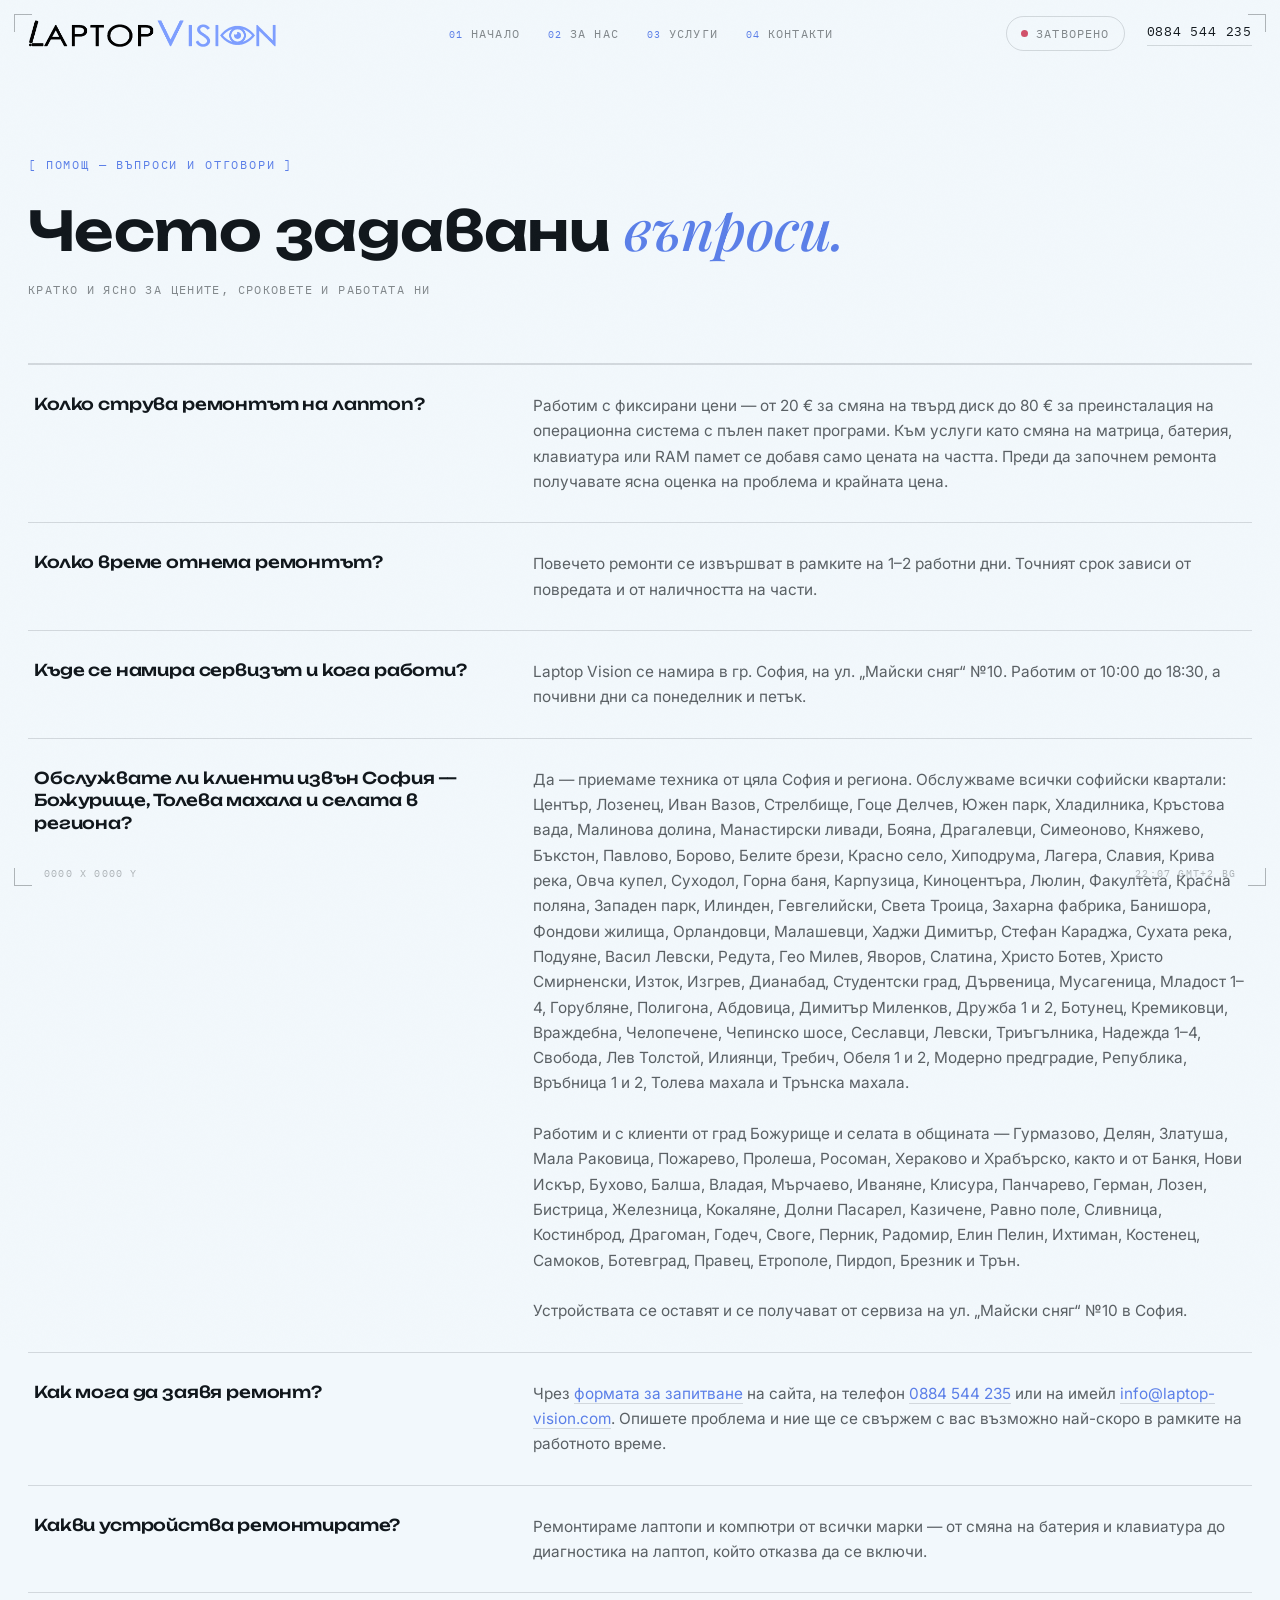
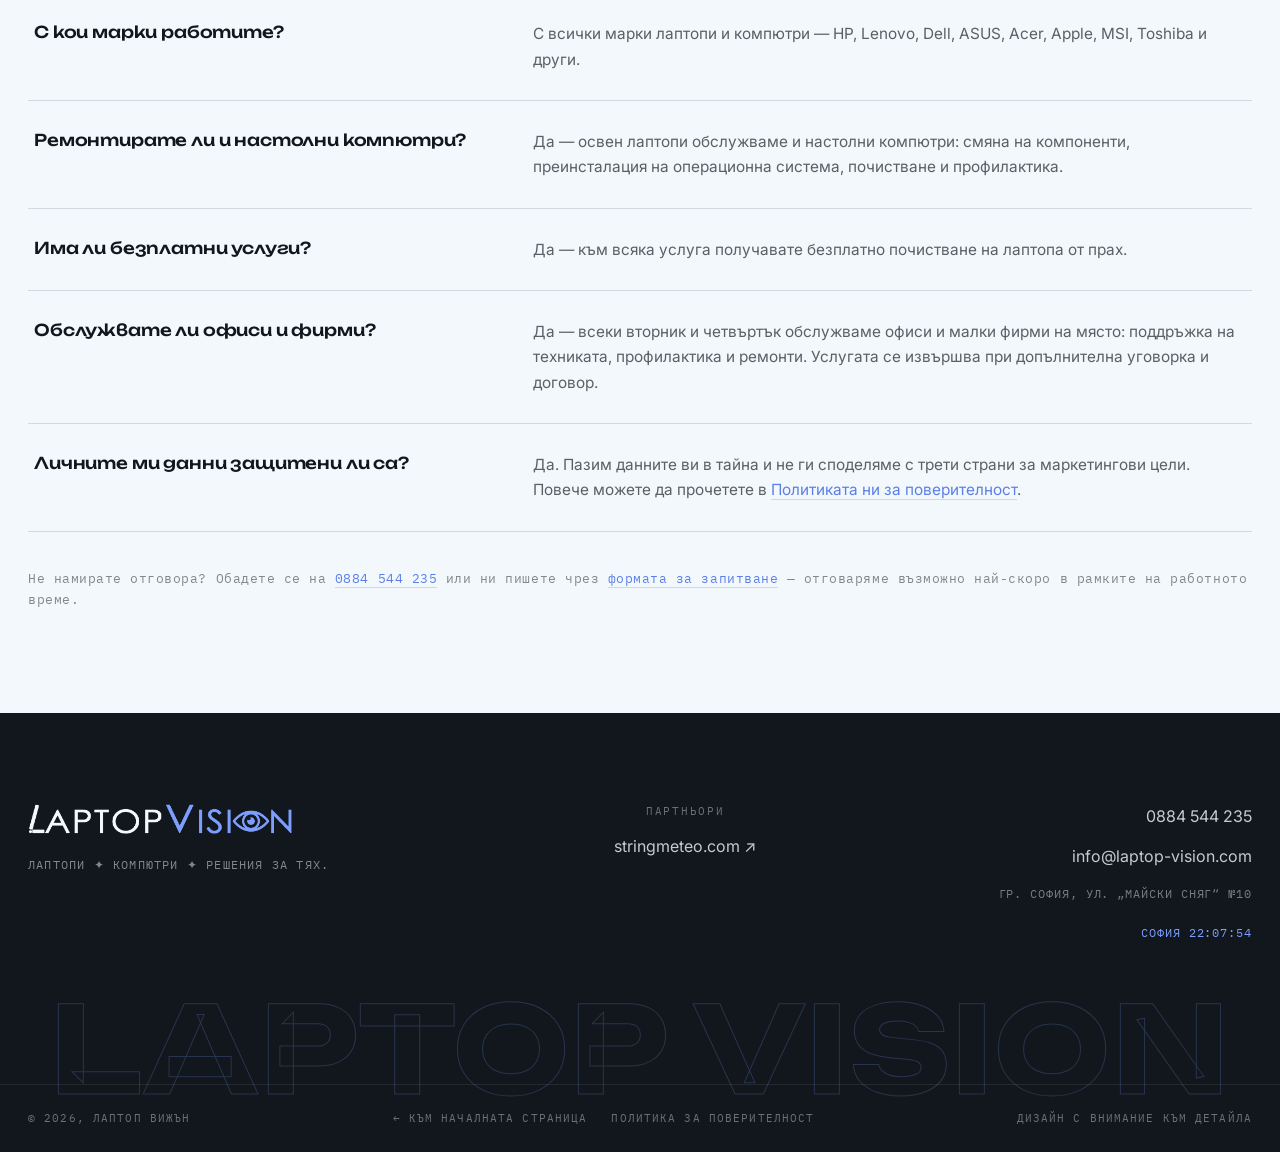
<file: faq.html>
<!DOCTYPE html>
<html lang="bg">
<head>
<meta charset="UTF-8">
<meta name="viewport" content="width=device-width, initial-scale=1.0">
<title>Често задавани въпроси | Laptop Vision — Сервиз за лаптопи, София</title>
<meta name="description" content="Отговори на честите въпроси за Laptop Vision — цени за ремонт на лаптопи, срокове, работно време, адрес в София и защита на личните данни.">
<meta name="robots" content="index, follow, max-image-preview:large, max-snippet:-1">
<meta name="keywords" content="често задавани въпроси ремонт лаптоп, цена ремонт на лаптоп софия, колко струва смяна на матрица, колко струва смяна на батерия лаптоп, преинсталация на windows цена, срок ремонт на лаптоп, сервиз лаптопи божурище, ремонт лаптопи толева махала, ремонт на компютри софия, безплатно почистване на лаптоп, обслужване на офиси компютри, laptop vision чвв">
<meta name="author" content="Laptop Vision">
<meta name="theme-color" content="#7d9eff">
<link rel="canonical" href="https://laptop-vision.com/faq.html">
<link rel="alternate" hreflang="bg" href="https://laptop-vision.com/faq.html">
<link rel="alternate" hreflang="x-default" href="https://laptop-vision.com/faq.html">
<meta property="og:type" content="website">
<meta property="og:site_name" content="Laptop Vision">
<meta property="og:locale" content="bg_BG">
<meta property="og:url" content="https://laptop-vision.com/faq.html">
<meta property="og:title" content="Често задавани въпроси | Laptop Vision">
<meta property="og:description" content="Цени, срокове, работно време и отговори на честите въпроси за ремонта на лаптопи и компютри в София.">
<meta property="og:image" content="https://laptop-vision.com/assets/og-image.jpg">
<meta name="twitter:card" content="summary_large_image">
<meta name="twitter:image" content="https://laptop-vision.com/assets/og-image.jpg">
<link rel="icon" type="image/png" href="assets/favicon.png">
<link rel="apple-touch-icon" href="assets/apple-touch-icon.png">
<link rel="preconnect" href="https://fonts.googleapis.com">
<link rel="preconnect" href="https://fonts.gstatic.com" crossorigin>
<link href="https://fonts.googleapis.com/css2?family=Unbounded:wght@400;500;600;700&family=Inter:wght@400;500;600&family=IBM+Plex+Mono:wght@400;500&family=Playfair+Display:ital,wght@1,500;1,600&display=swap" rel="stylesheet">
<link rel="stylesheet" href="styles.css?v=20261003">
<script type="application/ld+json">
{
  "@context": "https://schema.org",
  "@type": "FAQPage",
  "@id": "https://laptop-vision.com/faq.html#faq",
  "inLanguage": "bg",
  "mainEntity": [
    {
      "@type": "Question",
      "name": "Колко струва ремонтът на лаптоп?",
      "acceptedAnswer": { "@type": "Answer", "text": "Работим с фиксирани цени — от 20 € за смяна на твърд диск до 80 € за преинсталация на операционна система с пълен пакет програми. Към услуги като смяна на матрица, батерия, клавиатура или RAM памет се добавя само цената на частта. Преди да започнем ремонта получавате ясна оценка на проблема и крайната цена." }
    },
    {
      "@type": "Question",
      "name": "Колко време отнема ремонтът?",
      "acceptedAnswer": { "@type": "Answer", "text": "Повечето ремонти се извършват в рамките на 1–2 работни дни. Точният срок зависи от повредата и от наличността на части." }
    },
    {
      "@type": "Question",
      "name": "Къде се намира сервизът и кога работи?",
      "acceptedAnswer": { "@type": "Answer", "text": "Laptop Vision се намира в гр. София, на ул. „Майски сняг“ №10. Работим от 10:00 до 18:30, а почивни дни са понеделник и петък." }
    },
    {
      "@type": "Question",
      "name": "Обслужвате ли клиенти извън София — Божурище, Толева махала и селата в региона?",
      "acceptedAnswer": { "@type": "Answer", "text": "Да — приемаме техника от цяла София и региона. Обслужваме всички софийски квартали: Център, Лозенец, Иван Вазов, Стрелбище, Гоце Делчев, Южен парк, Хладилника, Кръстова вада, Малинова долина, Манастирски ливади, Бояна, Драгалевци, Симеоново, Княжево, Бъкстон, Павлово, Борово, Белите брези, Красно село, Хиподрума, Лагера, Славия, Крива река, Овча купел, Суходол, Горна баня, Карпузица, Киноцентъра, Люлин, Факултета, Красна поляна, Западен парк, Илинден, Гевгелийски, Света Троица, Захарна фабрика, Банишора, Фондови жилища, Орландовци, Малашевци, Хаджи Димитър, Стефан Караджа, Сухата река, Подуяне, Васил Левски, Редута, Гео Милев, Яворов, Слатина, Христо Ботев, Христо Смирненски, Изток, Изгрев, Дианабад, Студентски град, Дървеница, Мусагеница, Младост 1–4, Горубляне, Полигона, Абдовица, Димитър Миленков, Дружба 1 и 2, Ботунец, Кремиковци, Враждебна, Челопечене, Чепинско шосе, Сеславци, Левски, Триъгълника, Надежда 1–4, Свобода, Лев Толстой, Илиянци, Требич, Обеля 1 и 2, Модерно предградие, Република, Връбница 1 и 2, Толева махала и Трънска махала. Работим и с клиенти от град Божурище и селата в общината — Гурмазово, Делян, Златуша, Мала Раковица, Пожарево, Пролеша, Росоман, Хераково и Храбърско, както и от Банкя, Нови Искър, Бухово, Балша, Владая, Мърчаево, Иваняне, Клисура, Панчарево, Герман, Лозен, Бистрица, Железница, Кокаляне, Долни Пасарел, Казичене, Равно поле, Сливница, Костинброд, Драгоман, Годеч, Своге, Перник, Радомир, Елин Пелин, Ихтиман, Костенец, Самоков, Ботевград, Правец, Етрополе, Пирдоп, Брезник и Трън. Устройствата се оставят и се получават от сервиза на ул. „Майски сняг“ №10 в София." }
    },
    {
      "@type": "Question",
      "name": "Как мога да заявя ремонт?",
      "acceptedAnswer": { "@type": "Answer", "text": "Чрез формата за запитване на сайта, на телефон 0884 544 235 или на имейл info@laptop-vision.com. Опишете проблема и ние ще се свържем с вас възможно най-скоро в рамките на работното време." }
    },
    {
      "@type": "Question",
      "name": "Какви устройства ремонтирате?",
      "acceptedAnswer": { "@type": "Answer", "text": "Ремонтираме лаптопи и компютри от всички марки — от смяна на батерия и клавиатура до диагностика на лаптоп, който отказва да се включи." }
    },
    {
      "@type": "Question",
      "name": "С кои марки работите?",
      "acceptedAnswer": { "@type": "Answer", "text": "С всички марки лаптопи и компютри — HP, Lenovo, Dell, ASUS, Acer, Apple, MSI, Toshiba и други." }
    },
    {
      "@type": "Question",
      "name": "Ремонтирате ли и настолни компютри?",
      "acceptedAnswer": { "@type": "Answer", "text": "Да — освен лаптопи обслужваме и настолни компютри: смяна на компоненти, преинсталация на операционна система, почистване и профилактика." }
    },
    {
      "@type": "Question",
      "name": "Има ли безплатни услуги?",
      "acceptedAnswer": { "@type": "Answer", "text": "Да — към всяка услуга получавате безплатно почистване на лаптопа от прах." }
    },
    {
      "@type": "Question",
      "name": "Обслужвате ли офиси и фирми?",
      "acceptedAnswer": { "@type": "Answer", "text": "Да — всеки вторник и четвъртък обслужваме офиси и малки фирми на място: поддръжка на техниката, профилактика и ремонти. Услугата се извършва при допълнителна уговорка и договор." }
    },
    {
      "@type": "Question",
      "name": "Личните ми данни защитени ли са?",
      "acceptedAnswer": { "@type": "Answer", "text": "Да. Пазим данните ви в тайна и не ги споделяме с трети страни за маркетингови цели. Повече можете да прочетете в Политиката ни за поверителност." }
    }
  ]
}
</script>
<script type="application/ld+json">
{
  "@context": "https://schema.org",
  "@type": "BreadcrumbList",
  "itemListElement": [
    { "@type": "ListItem", "position": 1, "name": "Начало", "item": "https://laptop-vision.com/" },
    { "@type": "ListItem", "position": 2, "name": "Често задавани въпроси" }
  ]
}
</script>
</head>
<body>

<!-- HUD frame -->
<div class="hud" aria-hidden="true">
  <span class="hud-corner hud-tl"></span>
  <span class="hud-corner hud-tr"></span>
  <span class="hud-corner hud-bl"></span>
  <span class="hud-corner hud-br"></span>
  <span class="hud-coords" id="hudCoords">0000 X 0000 Y</span>
  <span class="hud-time"><span id="hudClock">--:--</span> GMT+2 BG</span>
</div>
<div class="scroll-progress" id="scrollProgress" aria-hidden="true"></div>
<div class="grain" aria-hidden="true"></div>
<div class="cursor" id="cursor" aria-hidden="true"><span></span></div>

<!-- ============ NAV ============ -->
<header class="nav" id="nav">
  <div class="nav-inner">
    <a href="index.html" class="nav-logo" aria-label="Laptop Vision — начало">
      <img src="assets/logo.png" alt="Laptop Vision — сервиз за лаптопи и компютри в София" width="1914" height="231">
    </a>
    <nav class="nav-links" id="navLinks" aria-label="Основна навигация">
      <a href="index.html#home" class="nav-link"><i>01</i>Начало</a>
      <a href="index.html#about" class="nav-link"><i>02</i>За нас</a>
      <a href="index.html#services" class="nav-link"><i>03</i>Услуги</a>
      <a href="index.html#contacts" class="nav-link"><i>04</i>Контакти</a>
    </nav>
    <div class="nav-actions">
      <span class="nav-status" id="navStatus"><span class="status-dot"></span><em>—</em></span>
      <a href="tel:0884544235" class="nav-phone">0884 544 235</a>
      <a href="tel:0884544235" class="nav-call" aria-label="Обадете ни се — 0884 544 235">
        <svg viewBox="0 0 24 24" fill="none" stroke="currentColor" stroke-width="2.1" stroke-linecap="round" stroke-linejoin="round" aria-hidden="true"><path d="M22 16.92v3a2 2 0 0 1-2.18 2 19.79 19.79 0 0 1-8.63-3.07 19.5 19.5 0 0 1-6-6 19.79 19.79 0 0 1-3.07-8.67A2 2 0 0 1 4.11 2h3a2 2 0 0 1 2 1.72 12.84 12.84 0 0 0 .7 2.81 2 2 0 0 1-.45 2.11L8.09 9.91a16 16 0 0 0 6 6l1.27-1.27a2 2 0 0 1 2.11-.45 12.84 12.84 0 0 0 2.81.7A2 2 0 0 1 22 16.92z"/></svg>
      </a>
      <button class="nav-burger" id="navBurger" aria-label="Меню" aria-expanded="false">
        <span></span><span></span>
      </button>
    </div>
  </div>
</header>

<main>

<!-- ============ ЧЕСТО ЗАДАВАНИ ВЪПРОСИ ============ -->
<section class="legal">
  <div class="container">
    <header class="sec-head legal-head">
      <span class="sec-tag">[ Помощ — Въпроси и отговори ]</span>
      <h1 class="sec-title">Често задавани <em>въпроси.</em></h1>
      <p class="legal-updated">Кратко и ясно за цените, сроковете и работата ни</p>
    </header>

    <div class="faq-list">
      <div class="faq-item">
        <h3>Колко струва ремонтът на лаптоп?</h3>
        <p>Работим с фиксирани цени — от 20 € за смяна на твърд диск до 80 € за преинсталация на операционна система с пълен пакет програми. Към услуги като смяна на матрица, батерия, клавиатура или RAM памет се добавя само цената на частта. Преди да започнем ремонта получавате ясна оценка на проблема и крайната цена.</p>
      </div>
      <div class="faq-item">
        <h3>Колко време отнема ремонтът?</h3>
        <p>Повечето ремонти се извършват в рамките на 1–2 работни дни. Точният срок зависи от повредата и от наличността на части.</p>
      </div>
      <div class="faq-item">
        <h3>Къде се намира сервизът и кога работи?</h3>
        <p>Laptop Vision се намира в гр. София, на ул. „Майски сняг“ №10. Работим от 10:00 до 18:30, а почивни дни са понеделник и петък.</p>
      </div>
      <div class="faq-item">
        <h3>Обслужвате ли клиенти извън София — Божурище, Толева махала и селата в региона?</h3>
        <p>Да — приемаме техника от цяла София и региона. Обслужваме всички софийски квартали: Център, Лозенец, Иван Вазов, Стрелбище, Гоце Делчев, Южен парк, Хладилника, Кръстова вада, Малинова долина, Манастирски ливади, Бояна, Драгалевци, Симеоново, Княжево, Бъкстон, Павлово, Борово, Белите брези, Красно село, Хиподрума, Лагера, Славия, Крива река, Овча купел, Суходол, Горна баня, Карпузица, Киноцентъра, Люлин, Факултета, Красна поляна, Западен парк, Илинден, Гевгелийски, Света Троица, Захарна фабрика, Банишора, Фондови жилища, Орландовци, Малашевци, Хаджи Димитър, Стефан Караджа, Сухата река, Подуяне, Васил Левски, Редута, Гео Милев, Яворов, Слатина, Христо Ботев, Христо Смирненски, Изток, Изгрев, Дианабад, Студентски град, Дървеница, Мусагеница, Младост 1–4, Горубляне, Полигона, Абдовица, Димитър Миленков, Дружба 1 и 2, Ботунец, Кремиковци, Враждебна, Челопечене, Чепинско шосе, Сеславци, Левски, Триъгълника, Надежда 1–4, Свобода, Лев Толстой, Илиянци, Требич, Обеля 1 и 2, Модерно предградие, Република, Връбница 1 и 2, Толева махала и Трънска махала.<br><br>Работим и с клиенти от град Божурище и селата в общината — Гурмазово, Делян, Златуша, Мала Раковица, Пожарево, Пролеша, Росоман, Хераково и Храбърско, както и от Банкя, Нови Искър, Бухово, Балша, Владая, Мърчаево, Иваняне, Клисура, Панчарево, Герман, Лозен, Бистрица, Железница, Кокаляне, Долни Пасарел, Казичене, Равно поле, Сливница, Костинброд, Драгоман, Годеч, Своге, Перник, Радомир, Елин Пелин, Ихтиман, Костенец, Самоков, Ботевград, Правец, Етрополе, Пирдоп, Брезник и Трън.<br><br>Устройствата се оставят и се получават от сервиза на ул. „Майски сняг“ №10 в София.</p>
      </div>
      <div class="faq-item">
        <h3>Как мога да заявя ремонт?</h3>
        <p>Чрез <a href="index.html#contacts">формата за запитване</a> на сайта, на телефон <a href="tel:0884544235">0884 544 235</a> или на имейл <a href="mailto:info@laptop-vision.com">info@laptop-vision.com</a>. Опишете проблема и ние ще се свържем с вас възможно най-скоро в рамките на работното време.</p>
      </div>
      <div class="faq-item">
        <h3>Какви устройства ремонтирате?</h3>
        <p>Ремонтираме лаптопи и компютри от всички марки — от смяна на батерия и клавиатура до диагностика на лаптоп, който отказва да се включи.</p>
      </div>
      <div class="faq-item">
        <h3>С кои марки работите?</h3>
        <p>С всички марки лаптопи и компютри — HP, Lenovo, Dell, ASUS, Acer, Apple, MSI, Toshiba и други.</p>
      </div>
      <div class="faq-item">
        <h3>Ремонтирате ли и настолни компютри?</h3>
        <p>Да — освен лаптопи обслужваме и настолни компютри: смяна на компоненти, преинсталация на операционна система, почистване и профилактика.</p>
      </div>
      <div class="faq-item">
        <h3>Има ли безплатни услуги?</h3>
        <p>Да — към всяка услуга получавате безплатно почистване на лаптопа от прах.</p>
      </div>
      <div class="faq-item">
        <h3>Обслужвате ли офиси и фирми?</h3>
        <p>Да — всеки вторник и четвъртък обслужваме офиси и малки фирми на място: поддръжка на техниката, профилактика и ремонти. Услугата се извършва при допълнителна уговорка и договор.</p>
      </div>
      <div class="faq-item">
        <h3>Личните ми данни защитени ли са?</h3>
        <p>Да. Пазим данните ви в тайна и не ги споделяме с трети страни за маркетингови цели. Повече можете да прочетете в <a href="privacy.html">Политиката ни за поверителност</a>.</p>
      </div>
    </div>

    <p class="faq-more">Не намирате отговора? Обадете се на <a href="tel:0884544235">0884 544 235</a> или ни пишете чрез <a href="index.html#contacts">формата за запитване</a> — отговаряме възможно най-скоро в рамките на работното време.</p>
  </div>
</section>

</main>

<!-- ============ FOOTER ============ -->
<footer class="footer">
  <div class="container">
    <div class="footer-top">
      <div class="footer-brand">
        <img src="assets/logo-light.png" alt="Laptop Vision" class="footer-logo" width="1914" height="231" loading="lazy" decoding="async">
        <p class="footer-slogan">Лаптопи ✦ Компютри ✦ Решения за тях.</p>
      </div>
      <div class="footer-partners">
        <span class="fp-label">Партньори</span>
        <a href="https://stringmeteo.com" target="_blank" rel="noopener">stringmeteo.com ↗</a>
      </div>
      <div class="footer-contact">
        <a href="tel:0884544235">0884 544 235</a>
        <a href="mailto:info@laptop-vision.com">info@laptop-vision.com</a>
        <span>гр. София, ул. „Майски сняг“ №10</span>
        <span class="footer-clock" id="footerClock">София --:--:--</span>
      </div>
    </div>
  </div>
  <div class="footer-ghost" aria-hidden="true">LAPTOP VISION</div>
  <div class="footer-bottom">
    <div class="container">
      <span>© <span id="year">2026</span>, Лаптоп Вижън</span>
      <span class="footer-links">
        <a href="index.html" class="footer-legal">← Към началната страница</a>
        <a href="privacy.html" class="footer-legal">Политика за поверителност</a>
      </span>
      <span>Дизайн с внимание към детайла</span>
    </div>
  </div>
</footer>

<script src="script.js?v=20261003"></script>
</body>
</html>
</file>
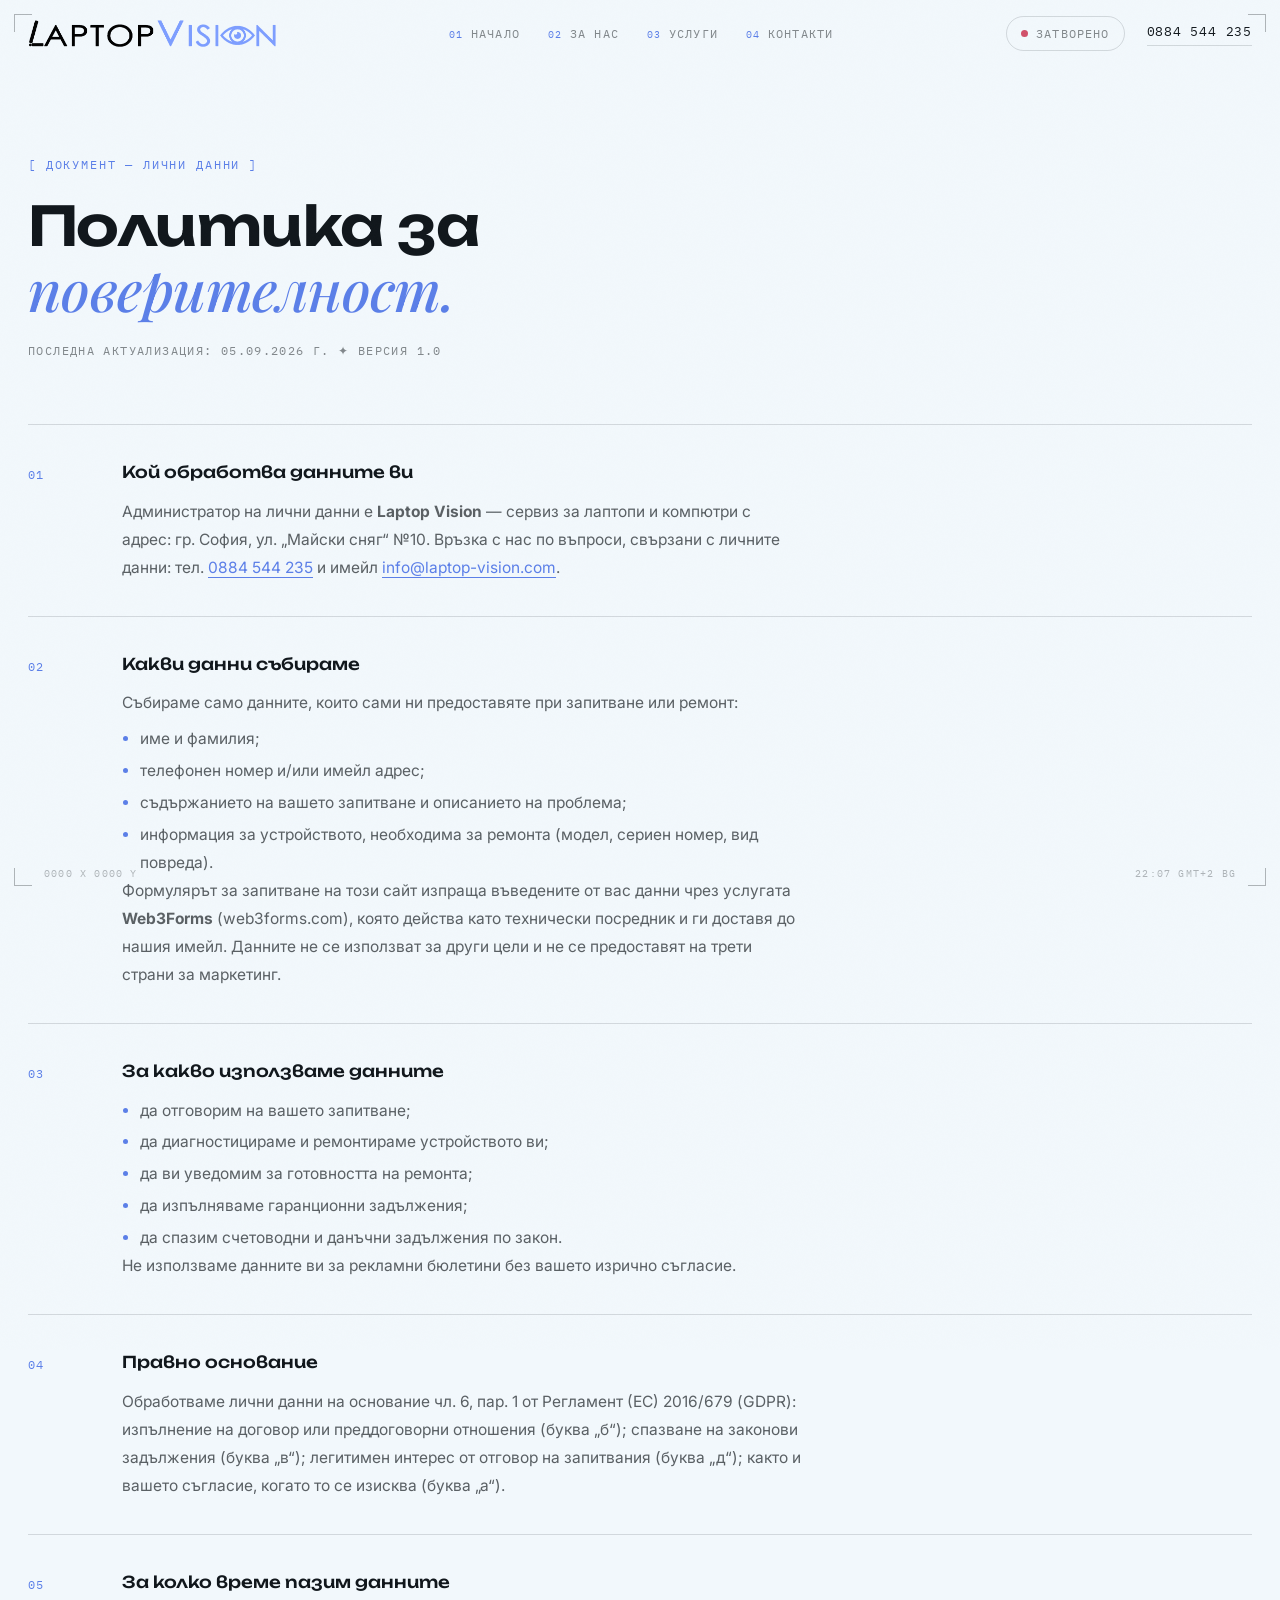
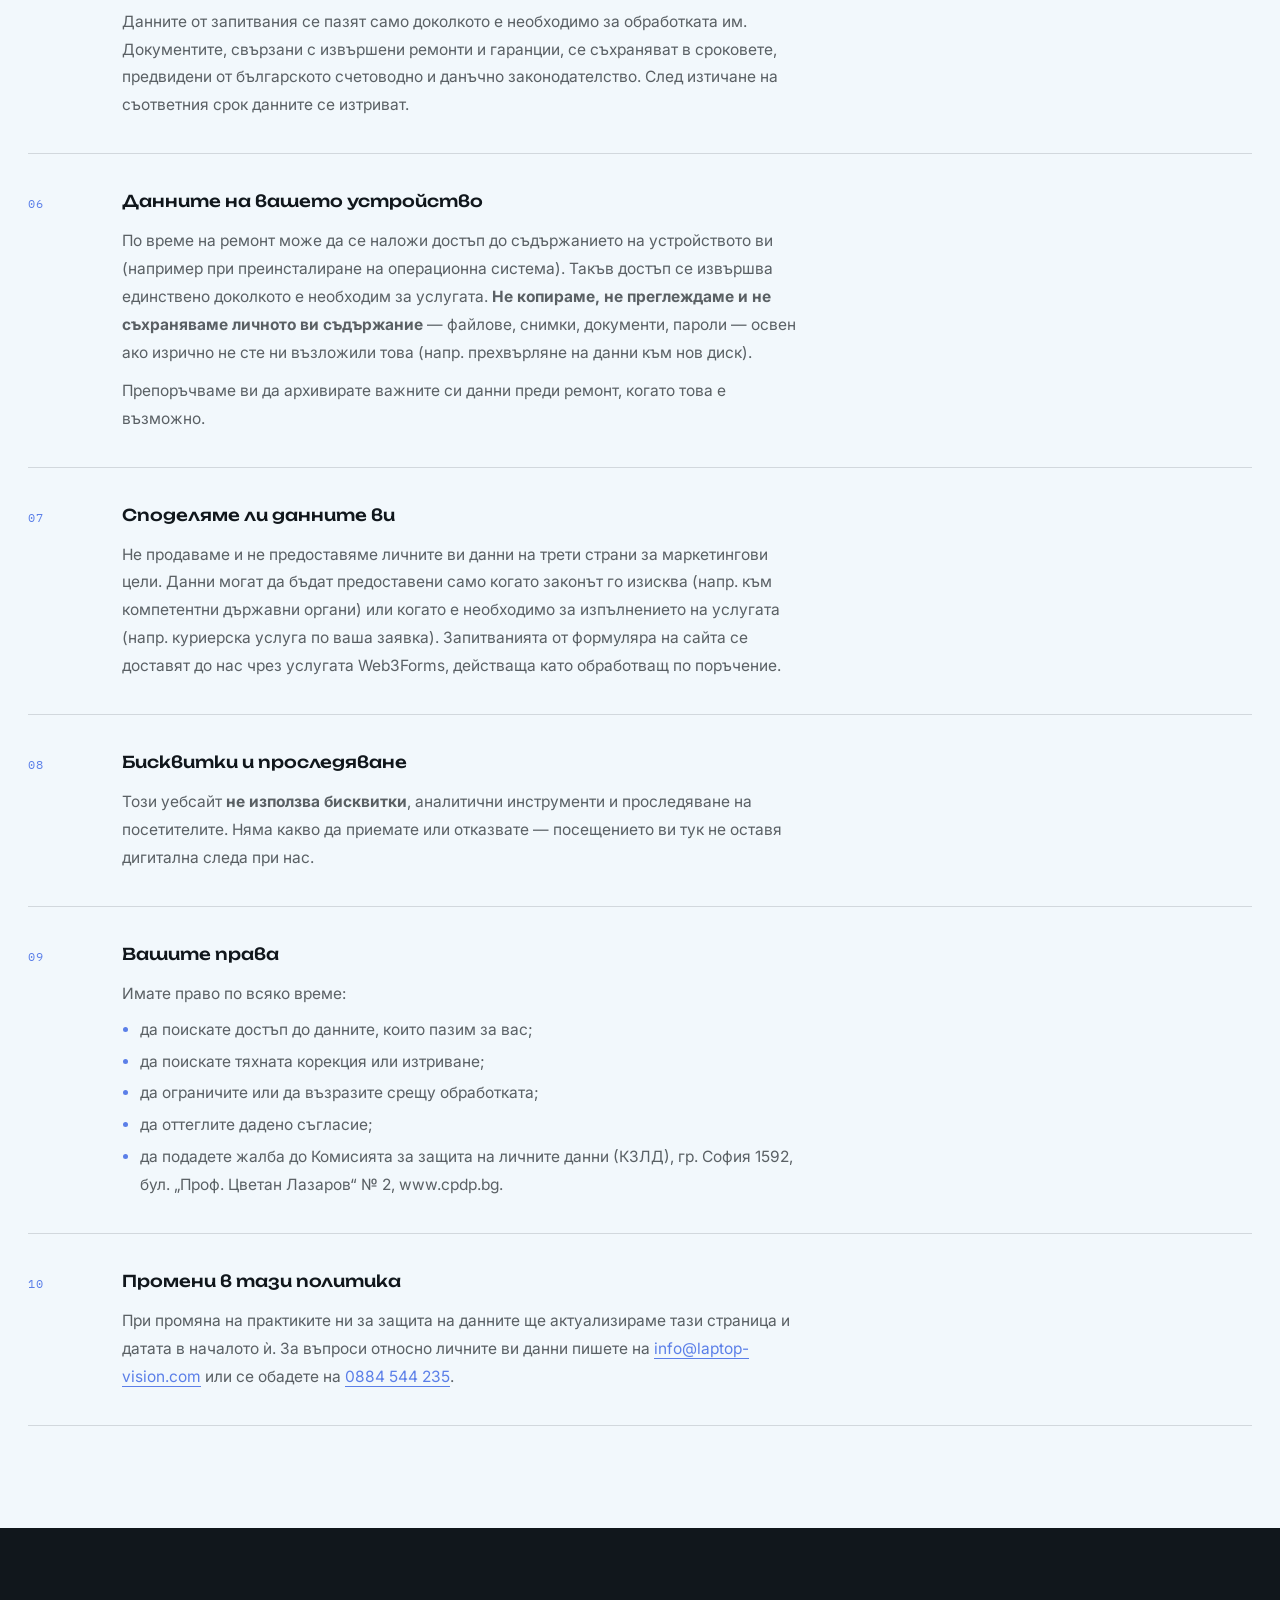
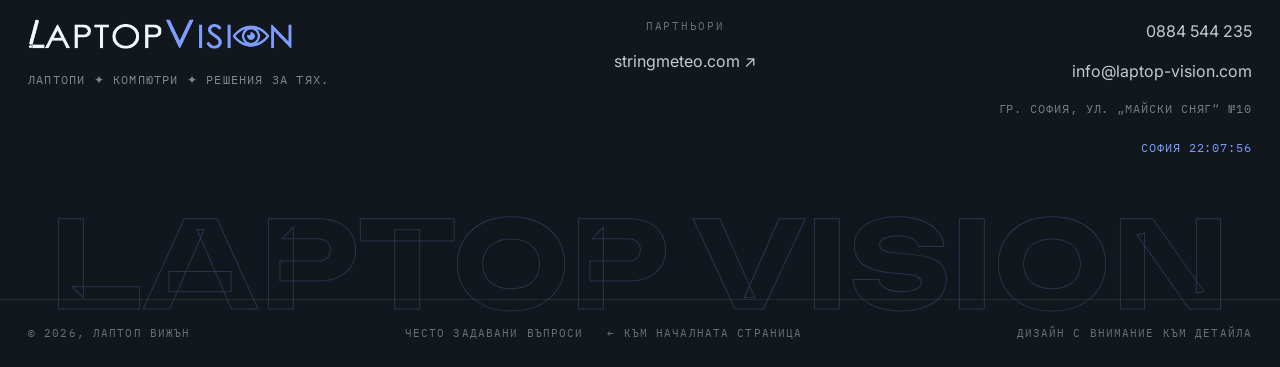
<file: privacy.html>
<!DOCTYPE html>
<html lang="bg">
<head>
<meta charset="UTF-8">
<meta name="viewport" content="width=device-width, initial-scale=1.0">
<title>Политика за поверителност | Laptop Vision — Сервиз за лаптопи, София</title>
<meta name="description" content="Политика за поверителност на Laptop Vision — сервиз за лаптопи и компютри в София. Какви лични данни събираме, защо, за колко време и какви са вашите права.">
<meta name="robots" content="index, follow">
<meta name="author" content="Laptop Vision">
<meta name="theme-color" content="#7d9eff">
<link rel="canonical" href="https://laptop-vision.com/privacy.html">
<meta property="og:type" content="website">
<meta property="og:site_name" content="Laptop Vision">
<meta property="og:locale" content="bg_BG">
<meta property="og:url" content="https://laptop-vision.com/privacy.html">
<meta property="og:title" content="Политика за поверителност | Laptop Vision">
<meta property="og:description" content="Какви лични данни събираме, защо, за колко време и какви са вашите права.">
<meta property="og:image" content="https://laptop-vision.com/assets/og-image.jpg">
<meta name="twitter:card" content="summary_large_image">
<meta name="twitter:image" content="https://laptop-vision.com/assets/og-image.jpg">
<link rel="icon" type="image/png" href="assets/favicon.png">
<link rel="apple-touch-icon" href="assets/apple-touch-icon.png">
<link rel="preconnect" href="https://fonts.googleapis.com">
<link rel="preconnect" href="https://fonts.gstatic.com" crossorigin>
<link href="https://fonts.googleapis.com/css2?family=Unbounded:wght@400;500;600;700&family=Inter:wght@400;500;600&family=IBM+Plex+Mono:wght@400;500&family=Playfair+Display:ital,wght@1,500;1,600&display=swap" rel="stylesheet">
<link rel="stylesheet" href="styles.css?v=20261003">
</head>
<body>

<!-- HUD frame -->
<div class="hud" aria-hidden="true">
  <span class="hud-corner hud-tl"></span>
  <span class="hud-corner hud-tr"></span>
  <span class="hud-corner hud-bl"></span>
  <span class="hud-corner hud-br"></span>
  <span class="hud-coords" id="hudCoords">0000 X 0000 Y</span>
  <span class="hud-time"><span id="hudClock">--:--</span> GMT+2 BG</span>
</div>
<div class="scroll-progress" id="scrollProgress" aria-hidden="true"></div>
<div class="grain" aria-hidden="true"></div>
<div class="cursor" id="cursor" aria-hidden="true"><span></span></div>

<!-- ============ NAV ============ -->
<header class="nav" id="nav">
  <div class="nav-inner">
    <a href="index.html" class="nav-logo" aria-label="Laptop Vision — начало">
      <img src="assets/logo.png" alt="Laptop Vision — сервиз за лаптопи и компютри в София" width="1914" height="231">
    </a>
    <nav class="nav-links" id="navLinks" aria-label="Основна навигация">
      <a href="index.html#home" class="nav-link"><i>01</i>Начало</a>
      <a href="index.html#about" class="nav-link"><i>02</i>За нас</a>
      <a href="index.html#services" class="nav-link"><i>03</i>Услуги</a>
      <a href="index.html#contacts" class="nav-link"><i>04</i>Контакти</a>
    </nav>
    <div class="nav-actions">
      <span class="nav-status" id="navStatus"><span class="status-dot"></span><em>—</em></span>
      <a href="tel:0884544235" class="nav-phone">0884 544 235</a>
      <a href="tel:0884544235" class="nav-call" aria-label="Обадете ни се — 0884 544 235">
        <svg viewBox="0 0 24 24" fill="none" stroke="currentColor" stroke-width="2.1" stroke-linecap="round" stroke-linejoin="round" aria-hidden="true"><path d="M22 16.92v3a2 2 0 0 1-2.18 2 19.79 19.79 0 0 1-8.63-3.07 19.5 19.5 0 0 1-6-6 19.79 19.79 0 0 1-3.07-8.67A2 2 0 0 1 4.11 2h3a2 2 0 0 1 2 1.72 12.84 12.84 0 0 0 .7 2.81 2 2 0 0 1-.45 2.11L8.09 9.91a16 16 0 0 0 6 6l1.27-1.27a2 2 0 0 1 2.11-.45 12.84 12.84 0 0 0 2.81.7A2 2 0 0 1 22 16.92z"/></svg>
      </a>
      <button class="nav-burger" id="navBurger" aria-label="Меню" aria-expanded="false">
        <span></span><span></span>
      </button>
    </div>
  </div>
</header>

<main>

<!-- ============ ПОЛИТИКА ЗА ПОВЕРИТЕЛНОСТ ============ -->
<section class="legal">
  <div class="container">
    <header class="sec-head legal-head">
      <span class="sec-tag">[ Документ — Лични данни ]</span>
      <h1 class="sec-title">Политика за <em>поверителност.</em></h1>
      <p class="legal-updated">Последна актуализация: 05.09.2026 г. ✦ Версия 1.0</p>
    </header>

    <div class="legal-list">

      <div class="legal-item">
        <span class="legal-idx">01</span>
        <div>
          <h3>Кой обработва данните ви</h3>
          <p>
            Администратор на лични данни е <strong>Laptop Vision</strong> — сервиз за лаптопи
            и компютри с адрес: гр. София, ул. „Майски сняг“ №10. Връзка с нас по въпроси,
            свързани с личните данни: тел. <a href="tel:0884544235">0884 544 235</a> и
            имейл <a href="mailto:info@laptop-vision.com">info@laptop-vision.com</a>.
          </p>
        </div>
      </div>

      <div class="legal-item">
        <span class="legal-idx">02</span>
        <div>
          <h3>Какви данни събираме</h3>
          <p>Събираме само данните, които сами ни предоставяте при запитване или ремонт:</p>
          <ul>
            <li>име и фамилия;</li>
            <li>телефонен номер и/или имейл адрес;</li>
            <li>съдържанието на вашето запитване и описанието на проблема;</li>
            <li>информация за устройството, необходима за ремонта (модел, сериен номер, вид повреда).</li>
          </ul>
          <p>
            Формулярът за запитване на този сайт изпраща въведените от вас данни чрез
            услугата <strong>Web3Forms</strong> (web3forms.com), която действа като
            технически посредник и ги доставя до нашия имейл. Данните не се използват
            за други цели и не се предоставят на трети страни за маркетинг.
          </p>
        </div>
      </div>

      <div class="legal-item">
        <span class="legal-idx">03</span>
        <div>
          <h3>За какво използваме данните</h3>
          <ul>
            <li>да отговорим на вашето запитване;</li>
            <li>да диагностицираме и ремонтираме устройството ви;</li>
            <li>да ви уведомим за готовността на ремонта;</li>
            <li>да изпълняваме гаранционни задължения;</li>
            <li>да спазим счетоводни и данъчни задължения по закон.</li>
          </ul>
          <p>Не използваме данните ви за рекламни бюлетини без вашето изрично съгласие.</p>
        </div>
      </div>

      <div class="legal-item">
        <span class="legal-idx">04</span>
        <div>
          <h3>Правно основание</h3>
          <p>
            Обработваме лични данни на основание чл. 6, пар. 1 от Регламент (ЕС) 2016/679
            (GDPR): изпълнение на договор или преддоговорни отношения (буква „б“);
            спазване на законови задължения (буква „в“); легитимен интерес от отговор на
            запитвания (буква „д“); както и вашето съгласие, когато то се изисква
            (буква „а“).
          </p>
        </div>
      </div>

      <div class="legal-item">
        <span class="legal-idx">05</span>
        <div>
          <h3>За колко време пазим данните</h3>
          <p>
            Данните от запитвания се пазят само доколкото е необходимо за обработката им.
            Документите, свързани с извършени ремонти и гаранции, се съхраняват в сроковете,
            предвидени от българското счетоводно и данъчно законодателство. След изтичане на
            съответния срок данните се изтриват.
          </p>
        </div>
      </div>

      <div class="legal-item">
        <span class="legal-idx">06</span>
        <div>
          <h3>Данните на вашето устройство</h3>
          <p>
            По време на ремонт може да се наложи достъп до съдържанието на устройството
            ви (например при преинсталиране на операционна система). Такъв достъп се
            извършва единствено доколкото е необходим за услугата. <strong>Не копираме,
            не преглеждаме и не съхраняваме личното ви съдържание</strong> — файлове,
            снимки, документи, пароли — освен ако изрично не сте ни възложили това
            (напр. прехвърляне на данни към нов диск).
          </p>
          <p>
            Препоръчваме ви да архивирате важните си данни преди ремонт, когато това
            е възможно.
          </p>
        </div>
      </div>

      <div class="legal-item">
        <span class="legal-idx">07</span>
        <div>
          <h3>Споделяме ли данните ви</h3>
          <p>
            Не продаваме и не предоставяме личните ви данни на трети страни за маркетингови
            цели. Данни могат да бъдат предоставени само когато законът го изисква
            (напр. към компетентни държавни органи) или когато е необходимо за изпълнението
            на услугата (напр. куриерска услуга по ваша заявка). Запитванията от формуляра
            на сайта се доставят до нас чрез услугата Web3Forms, действаща като обработващ
            по поръчение.
          </p>
        </div>
      </div>

      <div class="legal-item">
        <span class="legal-idx">08</span>
        <div>
          <h3>Бисквитки и проследяване</h3>
          <p>
            Този уебсайт <strong>не използва бисквитки</strong>, аналитични инструменти и
            проследяване на посетителите. Няма какво да приемате или отказвате —
            посещението ви тук не оставя дигитална следа при нас.
          </p>
        </div>
      </div>

      <div class="legal-item">
        <span class="legal-idx">09</span>
        <div>
          <h3>Вашите права</h3>
          <p>Имате право по всяко време:</p>
          <ul>
            <li>да поискате достъп до данните, които пазим за вас;</li>
            <li>да поискате тяхната корекция или изтриване;</li>
            <li>да ограничите или да възразите срещу обработката;</li>
            <li>да оттеглите дадено съгласие;</li>
            <li>да подадете жалба до Комисията за защита на личните данни (КЗЛД),
                гр. София 1592, бул. „Проф. Цветан Лазаров“ № 2, www.cpdp.bg.</li>
          </ul>
        </div>
      </div>

      <div class="legal-item">
        <span class="legal-idx">10</span>
        <div>
          <h3>Промени в тази политика</h3>
          <p>
            При промяна на практиките ни за защита на данните ще актуализираме тази
            страница и датата в началото ѝ. За въпроси относно личните ви данни пишете на
            <a href="mailto:info@laptop-vision.com">info@laptop-vision.com</a> или се обадете на
            <a href="tel:0884544235">0884 544 235</a>.
          </p>
        </div>
      </div>

    </div>
  </div>
</section>

</main>

<!-- ============ FOOTER ============ -->
<footer class="footer">
  <div class="container">
    <div class="footer-top">
      <div class="footer-brand">
        <img src="assets/logo-light.png" alt="Laptop Vision" class="footer-logo" width="1914" height="231" loading="lazy" decoding="async">
        <p class="footer-slogan">Лаптопи ✦ Компютри ✦ Решения за тях.</p>
      </div>
      <div class="footer-partners">
        <span class="fp-label">Партньори</span>
        <a href="https://stringmeteo.com" target="_blank" rel="noopener">stringmeteo.com ↗</a>
      </div>
      <div class="footer-contact">
        <a href="tel:0884544235">0884 544 235</a>
        <a href="mailto:info@laptop-vision.com">info@laptop-vision.com</a>
        <span>гр. София, ул. „Майски сняг“ №10</span>
        <span class="footer-clock" id="footerClock">София --:--:--</span>
      </div>
    </div>
  </div>
  <div class="footer-ghost" aria-hidden="true">LAPTOP VISION</div>
  <div class="footer-bottom">
    <div class="container">
      <span>© <span id="year">2026</span>, Лаптоп Вижън</span>
      <span class="footer-links">
        <a href="faq.html" class="footer-legal">Често задавани въпроси</a>
        <a href="index.html" class="footer-legal">← Към началната страница</a>
      </span>
      <span>Дизайн с внимание към детайла</span>
    </div>
  </div>
</footer>

<script src="script.js?v=20261003"></script>
</body>
</html>
</file>
<file: styles.css>
/* ============================================================
   Laptop Vision — technical editorial
   Wisteria #7d9eff · Alice #f2f8fc · Ink #11171c
   ============================================================ */

:root {
  --wisteria: #7d9eff;
  --wisteria-deep: #5b7fe8;
  --wisteria-soft: rgba(125, 158, 255, 0.13);
  --alice: #f2f8fc;
  --ink: #11171c;
  --ink-70: rgba(17, 23, 28, 0.68);
  --ink-50: rgba(17, 23, 28, 0.5);
  --ink-30: rgba(17, 23, 28, 0.3);
  --line: rgba(17, 23, 28, 0.14);
  --line-soft: rgba(17, 23, 28, 0.08);
  --font-d: "Unbounded", sans-serif;
  --font-b: "Inter", sans-serif;
  --font-m: "IBM Plex Mono", monospace;
  --font-s: "Playfair Display", serif;
  --ease: cubic-bezier(0.22, 1, 0.36, 1);
}

* { margin: 0; padding: 0; box-sizing: border-box; }
html { scroll-behavior: smooth; -webkit-text-size-adjust: 100%; }

body {
  font-family: var(--font-b);
  background: var(--alice);
  color: var(--ink);
  line-height: 1.65;
  overflow-x: hidden;
}

::selection { background: var(--wisteria); color: var(--ink); }
img { max-width: 100%; display: block; }
a { color: inherit; text-decoration: none; }
button { font-family: inherit; cursor: pointer; border: none; background: none; }
input, select, textarea { font-family: inherit; font-size: 1rem; color: var(--ink); }
ul { list-style: none; }

:focus-visible { outline: 2px solid var(--wisteria-deep); outline-offset: 3px; }

.container { width: min(1240px, calc(100% - 56px)); margin-inline: auto; }
.section { padding: clamp(56px, 6.5vw, 96px) 0; scroll-margin-top: 60px; position: relative; }

/* ---------- Grain ---------- */
.grain {
  position: fixed; inset: -50%; z-index: 2000; pointer-events: none;
  background-image: url("data:image/svg+xml,%3Csvg xmlns='http://www.w3.org/2000/svg' width='300' height='300'%3E%3Cfilter id='n'%3E%3CfeTurbulence type='fractalNoise' baseFrequency='0.9' numOctaves='2'/%3E%3C/filter%3E%3Crect width='300' height='300' filter='url(%23n)' opacity='0.5'/%3E%3C/svg%3E");
  opacity: 0.035;
  animation: grainShift 0.9s steps(4) infinite;
}
@keyframes grainShift {
  0% { transform: translate(0,0); } 25% { transform: translate(-2%,1%); }
  50% { transform: translate(1%,-2%); } 75% { transform: translate(-1%,2%); } 100% { transform: translate(0,0); }
}

/* ---------- HUD frame ---------- */
.hud { position: fixed; inset: 0; z-index: 1500; pointer-events: none; }
.hud-corner {
  position: absolute; width: 18px; height: 18px;
  border-color: var(--ink-30); border-style: solid; border-width: 0;
}
.hud-tl { top: 14px; left: 14px; border-top-width: 1px; border-left-width: 1px; }
.hud-tr { top: 14px; right: 14px; border-top-width: 1px; border-right-width: 1px; }
.hud-bl { bottom: 14px; left: 14px; border-bottom-width: 1px; border-left-width: 1px; }
.hud-br { bottom: 14px; right: 14px; border-bottom-width: 1px; border-right-width: 1px; }
.hud-coords, .hud-time {
  position: absolute; bottom: 18px;
  font-family: var(--font-m); font-size: 10px; letter-spacing: 0.12em;
  color: var(--ink-30);
}
.hud-coords { left: 44px; }
.hud-time { right: 44px; }

/* ---------- Scroll progress ---------- */
.scroll-progress {
  position: fixed; top: 0; left: 0; height: 2px; width: 0;
  background: var(--wisteria); z-index: 1600;
}

/* ---------- Custom cursor ---------- */
.cursor {
  position: fixed; top: 0; left: 0; z-index: 1900; pointer-events: none;
  width: 34px; height: 34px; margin: -17px 0 0 -17px;
  border: 1px solid var(--ink-50); border-radius: 50%;
  display: none;
  transition: width 0.3s var(--ease), height 0.3s var(--ease),
              margin 0.3s var(--ease), border-color 0.3s, background 0.3s;
}
.cursor span {
  position: absolute; top: 50%; left: 50%; width: 4px; height: 4px;
  background: var(--wisteria-deep); border-radius: 50%;
  transform: translate(-50%, -50%);
}
.cursor.is-hover {
  width: 56px; height: 56px; margin: -28px 0 0 -28px;
  border-color: var(--wisteria-deep);
  background: rgba(125, 158, 255, 0.12);
}
@media (pointer: fine) { .cursor { display: block; } }

/* ---------- Buttons ---------- */
.btn {
  display: inline-flex; align-items: center; gap: 12px;
  font-family: var(--font-m); font-weight: 500; font-size: 0.85rem;
  letter-spacing: 0.06em; text-transform: uppercase;
  border-radius: 999px; white-space: nowrap;
  transition: transform 0.4s var(--ease), box-shadow 0.4s var(--ease), background 0.35s, color 0.35s;
  position: relative; overflow: hidden;
}
.btn svg { width: 17px; height: 17px; transition: transform 0.4s var(--ease); }
.btn:hover svg { transform: translateX(5px); }
.btn-primary {
  background: var(--ink); color: var(--alice); padding: 17px 32px;
  box-shadow: 0 12px 32px -10px rgba(17, 23, 28, 0.35);
}
.btn-primary::after {
  content: ""; position: absolute; inset: 0;
  background: linear-gradient(105deg, transparent 30%, rgba(125,158,255,.55) 50%, transparent 70%);
  transform: translateX(-130%);
  transition: transform 0.8s var(--ease);
}
.btn-primary:hover { transform: translateY(-3px); box-shadow: 0 18px 40px -12px rgba(91,127,232,.55); }
.btn-primary:hover::after { transform: translateX(130%); }
.btn-light { background: var(--alice); color: var(--ink); padding: 15px 30px; }
.btn-light:hover { transform: translateY(-3px); box-shadow: 0 14px 30px -8px rgba(0,0,0,.4); }
.btn-block { width: 100%; justify-content: center; }

.btn-link {
  font-family: var(--font-m); font-size: 0.85rem; letter-spacing: 0.06em;
  text-transform: uppercase; color: var(--ink);
  border-bottom: 1px solid var(--ink); padding-bottom: 4px;
  display: inline-flex; gap: 8px; align-items: center;
  transition: color 0.3s, border-color 0.3s;
}
.btn-link-arrow { transition: transform 0.35s var(--ease); display: inline-block; }
.btn-link:hover { color: var(--wisteria-deep); border-color: var(--wisteria-deep); }
.btn-link:hover .btn-link-arrow { transform: translateY(4px); }

/* ---------- Nav ---------- */
.nav {
  position: fixed; top: 0; left: 0; right: 0; z-index: 1000;
  border-bottom: 1px solid transparent;
  transition: background 0.4s, border-color 0.4s, backdrop-filter 0.4s;
}
.nav.is-scrolled {
  background: rgba(242, 248, 252, 0.85);
  backdrop-filter: blur(16px) saturate(1.3);
  -webkit-backdrop-filter: blur(16px) saturate(1.3);
  border-bottom-color: var(--line-soft);
}
.nav-inner {
  width: min(1360px, calc(100% - 56px)); margin-inline: auto;
  display: flex; align-items: center; justify-content: space-between;
  gap: 28px; padding: 16px 0;
}
.nav-logo { min-width: 0; }
.nav-logo img { height: auto; width: auto; max-height: 30px; transition: transform 0.4s var(--ease); }
.nav-logo:hover img { transform: scale(1.05); }

.nav-links { display: flex; gap: 28px; }
.nav-link {
  font-family: var(--font-m); font-size: 0.78rem; letter-spacing: 0.1em;
  text-transform: uppercase; color: var(--ink-50);
  display: inline-flex; align-items: baseline; gap: 7px;
  transition: color 0.3s; position: relative;
}
.nav-link i { font-style: normal; font-size: 0.62rem; color: var(--wisteria-deep); }
.nav-link::after {
  content: ""; position: absolute; left: 0; bottom: -5px; height: 1px; width: 0;
  background: var(--ink); transition: width 0.35s var(--ease);
}
.nav-link:hover { color: var(--ink); }
.nav-link:hover::after { width: 100%; }
.nav-link.is-active { color: var(--ink); }
.nav-link.is-active::after { width: 100%; background: var(--wisteria-deep); }

.nav-actions { display: flex; align-items: center; gap: 22px; }
.nav-status {
  display: inline-flex; align-items: center; gap: 8px;
  font-family: var(--font-m); font-size: 0.72rem; letter-spacing: 0.1em;
  text-transform: uppercase; color: var(--ink-50);
  border: 1px solid var(--line); border-radius: 999px; padding: 7px 14px;
}
.nav-status em { font-style: normal; }
.status-dot { width: 7px; height: 7px; border-radius: 50%; background: var(--ink-30); }
.nav-status.open .status-dot {
  background: #35b26f; box-shadow: 0 0 0 0 rgba(53,178,111,.5);
  animation: pulse 2.2s ease-out infinite;
}
.nav-status.open { color: var(--ink); border-color: rgba(53,178,111,.4); }
.nav-status.closed .status-dot { background: #d1506a; }
@keyframes pulse {
  0% { box-shadow: 0 0 0 0 rgba(53,178,111,.45); }
  70% { box-shadow: 0 0 0 8px rgba(53,178,111,0); }
  100% { box-shadow: 0 0 0 0 rgba(53,178,111,0); }
}
.nav-phone {
  font-family: var(--font-m); font-size: 0.82rem; letter-spacing: 0.06em;
  color: var(--ink); border-bottom: 1px solid var(--line);
  padding-bottom: 2px; transition: border-color 0.3s, color 0.3s;
  white-space: nowrap;
}
.nav-phone:hover { color: var(--wisteria-deep); border-color: var(--wisteria-deep); }

/* Mobile quick-call button (shown only when the text number is hidden) */
.nav-call {
  display: none; width: 40px; height: 40px; border-radius: 50%; flex: none;
  align-items: center; justify-content: center;
  background: var(--wisteria); color: var(--ink);
  box-shadow: 0 0 0 0 rgba(125,158,255,.5);
  animation: call-pulse 2.4s ease-out infinite;
  transition: transform 0.25s var(--ease), background 0.3s;
}
.nav-call svg { width: 17px; height: 17px; }
.nav-call:hover { background: var(--wisteria-deep); }
.nav-call:active { transform: scale(0.9); }
@keyframes call-pulse {
  0% { box-shadow: 0 0 0 0 rgba(125,158,255,.45); }
  70% { box-shadow: 0 0 0 10px rgba(125,158,255,0); }
  100% { box-shadow: 0 0 0 0 rgba(125,158,255,0); }
}
@media (prefers-reduced-motion: reduce) { .nav-call { animation: none; } }

.nav-burger { display: none; flex-direction: column; gap: 6px; padding: 10px; }
.nav-burger span {
  width: 26px; height: 1.5px; background: var(--ink);
  transition: transform 0.35s var(--ease), opacity 0.3s;
}
.nav-burger.is-open span:nth-child(1) { transform: translateY(4px) rotate(45deg); }
.nav-burger.is-open span:nth-child(2) { transform: translateY(-3.5px) rotate(-45deg); }

/* ---------- Hero ---------- */
.hero {
  position: relative; min-height: 100svh;
  display: flex; flex-direction: column; justify-content: center;
  padding: clamp(120px, 15vh, 170px) 0 110px; overflow: hidden;
}
.hero::before {
  content: ""; position: absolute; inset: 0;
  background-image:
    linear-gradient(rgba(17,23,28,.05) 1px, transparent 1px),
    linear-gradient(90deg, rgba(17,23,28,.05) 1px, transparent 1px);
  background-size: 72px 72px;
  mask-image: radial-gradient(ellipse 80% 70% at 40% 45%, #000 25%, transparent 78%);
  -webkit-mask-image: radial-gradient(ellipse 80% 70% at 40% 45%, #000 25%, transparent 78%);
}
.hero::after {
  content: ""; position: absolute; top: -20%; right: -10%;
  width: 60vw; height: 60vw; border-radius: 50%;
  background: radial-gradient(circle, rgba(125,158,255,.22), transparent 62%);
  pointer-events: none;
}
.hero-ghost {
  position: absolute; right: -2vw; bottom: -6vw;
  font-family: var(--font-d); font-weight: 700;
  font-size: 34vw; line-height: 0.8; letter-spacing: -0.04em;
  color: transparent;
  -webkit-text-stroke: 1px rgba(17,23,28,0.07);
  pointer-events: none; user-select: none;
}

.hero-inner {
  position: relative; z-index: 2;
  width: min(1360px, calc(100% - 56px)); margin-inline: auto;
  display: grid; grid-template-columns: 1.15fr 0.85fr;
  gap: clamp(40px, 6vw, 90px); align-items: center;
}

.hero-anim { opacity: 0; transform: translateY(30px); animation: heroIn 1s var(--ease) forwards; animation-delay: var(--d, 0s); }
@keyframes heroIn { to { opacity: 1; transform: translateY(0); } }

.hero-meta {
  display: flex; gap: 26px; flex-wrap: wrap;
  font-family: var(--font-m); font-size: 0.75rem; letter-spacing: 0.12em;
  text-transform: uppercase; color: var(--ink-50); margin-bottom: 38px;
}
.hero-meta span:first-child { color: var(--wisteria-deep); }

.hero-title {
  font-family: var(--font-d); font-weight: 600;
  font-size: clamp(1.7rem, 4.4vw, 3.6rem);
  line-height: 1.14; letter-spacing: -0.01em;
}
.hero-title .line { display: block; overflow: hidden; padding-bottom: 0.08em; margin-bottom: -0.08em; }
.br-mobile { display: none; }
.hero-title .line-in { display: inline-block; transform: translateY(110%); }
.hero-title .line-in.hero-anim { animation-name: lineIn; }
@keyframes lineIn { to { opacity: 1; transform: translateY(0); } }
.hero-title em {
  font-family: var(--font-s); font-style: italic; font-weight: 500;
  font-size: 1.06em; color: var(--wisteria-deep); letter-spacing: 0;
}

.hero-sub {
  margin-top: 30px; font-size: clamp(1rem, 1.6vw, 1.2rem);
  color: var(--ink-70); max-width: 480px;
}
.hero-cta { display: flex; align-items: center; gap: 34px; flex-wrap: wrap; margin-top: 44px; }

.hero-foot {
  display: flex; align-items: center; gap: 18px; flex-wrap: wrap;
  margin-top: 64px; padding-top: 26px; border-top: 1px solid var(--line-soft);
  font-family: var(--font-m); font-size: 0.72rem; letter-spacing: 0.1em;
  text-transform: uppercase; color: var(--ink-50);
}
.hf-sep { width: 5px; height: 5px; background: var(--wisteria); transform: rotate(45deg); }

/* photo frame */
.hero-fig { position: relative; }
.hero-fig figcaption, .about-fig-main figcaption, .about-fig-sub figcaption {
  margin-top: 14px;
  font-family: var(--font-m); font-size: 0.68rem; letter-spacing: 0.12em;
  text-transform: uppercase; color: var(--ink-50);
  display: flex; justify-content: space-between;
}
.ph { position: relative; overflow: hidden; }
.ph img {
  width: 100%; height: 100%; object-fit: cover;
  filter: saturate(0.82) contrast(1.06);
  transition: filter 0.6s var(--ease), transform 0.9s var(--ease);
}
.ph::after {
  content: ""; position: absolute; inset: 0;
  background: linear-gradient(160deg, rgba(125,158,255,.28), rgba(17,23,28,.12));
  mix-blend-mode: soft-light; pointer-events: none;
}
.ph:hover img { filter: saturate(1) contrast(1.02); transform: scale(1.03); }
.ph-hero { aspect-ratio: 4 / 4.6; }
.ph-corner {
  position: absolute; width: 22px; height: 22px; z-index: 3;
  border-color: var(--wisteria); border-style: solid; border-width: 0;
}
.c-tl { top: 10px; left: 10px; border-top-width: 2px; border-left-width: 2px; }
.c-tr { top: 10px; right: 10px; border-top-width: 2px; border-right-width: 2px; }
.c-bl { bottom: 10px; left: 10px; border-bottom-width: 2px; border-left-width: 2px; }
.c-br { bottom: 10px; right: 10px; border-bottom-width: 2px; border-right-width: 2px; }

.hero-scroll {
  position: absolute; bottom: 34px; left: 50%; transform: translateX(-50%);
  display: flex; flex-direction: column; align-items: center; gap: 10px;
  font-family: var(--font-m); font-size: 0.62rem; letter-spacing: 0.3em;
  color: var(--ink-30);
  opacity: 0; animation: heroIn 1s var(--ease) 1.1s forwards;
}
.hero-scroll i {
  width: 1px; height: 42px; background: var(--ink-30);
  position: relative; overflow: hidden;
}
.hero-scroll i::after {
  content: ""; position: absolute; top: -50%; left: 0; width: 100%; height: 50%;
  background: var(--wisteria-deep);
  animation: scrollLine 1.8s var(--ease) infinite;
}
@keyframes scrollLine { to { top: 110%; } }

/* ---------- Marquee ---------- */
.marquee-band {
  background: var(--ink); color: var(--alice);
  padding: 20px 0; overflow: hidden; position: relative; z-index: 3;
}
.marquee {
  display: flex; width: max-content;
  animation: marquee 40s linear infinite;
}
.marquee:hover { animation-play-state: paused; }
.marquee-track {
  display: flex; align-items: center; gap: 44px; padding-right: 44px;
}
@keyframes marquee { from { transform: translateX(0); } to { transform: translateX(-50%); } }
.marquee-track span {
  display: inline-flex; align-items: baseline; gap: 12px;
  font-family: var(--font-d); font-weight: 500;
  font-size: clamp(0.85rem, 1.6vw, 1.1rem);
  text-transform: uppercase; letter-spacing: 0.08em; white-space: nowrap;
}
.marquee-track b {
  font-family: var(--font-m); font-weight: 400; font-size: 0.65em;
  color: var(--wisteria);
}
.marquee-track i { font-style: normal; color: var(--wisteria); font-size: 0.9rem; }

/* ---------- Section heads ---------- */
.sec-head { margin-bottom: clamp(38px, 4.5vw, 60px); max-width: 860px; }
.sec-tag {
  display: inline-block; font-family: var(--font-m); font-size: 0.72rem;
  letter-spacing: 0.16em; text-transform: uppercase;
  color: var(--wisteria-deep); margin-bottom: 22px;
}
.sec-tag.light { color: var(--wisteria); }
.sec-title {
  font-family: var(--font-d); font-weight: 600;
  font-size: clamp(1.7rem, 4.4vw, 3.4rem);
  line-height: 1.12; letter-spacing: -0.01em;
}
.sec-title em {
  font-family: var(--font-s); font-style: italic; font-weight: 500;
  color: var(--wisteria-deep); font-size: 1.05em;
}
.sec-sub { margin-top: 20px; color: var(--ink-70); font-size: 1.05rem; max-width: 560px; }

/* ---------- Reveal ---------- */
.js .reveal {
  opacity: 0; transform: translateY(36px);
  transition: opacity 0.9s var(--ease), transform 0.9s var(--ease);
  transition-delay: var(--d, 0s);
}
.js .reveal.is-visible { opacity: 1; transform: translateY(0); }

/* ---------- About ---------- */
.about-grid {
  display: grid; grid-template-columns: 1fr 1fr;
  gap: clamp(44px, 6vw, 90px); align-items: start;
}
.about-text .lead { font-size: 1.2rem; line-height: 1.7; margin-bottom: 20px; color: var(--ink); }
.about-text p + p { margin-top: 16px; }
.about-text p { color: var(--ink-70); }
.about-text p em { font-family: var(--font-s); font-style: italic; color: var(--ink); }

.about-media { position: relative; padding-bottom: 90px; }
.about-fig-main { position: relative; z-index: 1; }
.about-fig-main .ph { aspect-ratio: 4 / 3.1; }
.about-fig-sub {
  position: absolute; right: -14px; bottom: 0; width: 42%; z-index: 2;
  border: 6px solid var(--alice);
}
.about-fig-sub .ph { aspect-ratio: 3 / 4; }
.about-fig-sub figcaption { font-size: 0.6rem; }
.ph-duo img { filter: grayscale(1) contrast(1.08); }
.ph-duo:hover img { filter: grayscale(0) contrast(1.02); }

.about-values {
  margin-top: clamp(44px, 5vw, 72px);
  display: grid; grid-template-columns: repeat(4, 1fr);
  border-top: 1px solid var(--line);
}
.val {
  padding: 30px 28px 8px 0;
  border-right: 1px solid var(--line-soft);
  transition: background 0.4s;
}
.val + .val { padding-left: 28px; }
.val:last-child { border-right: 0; }
.val span {
  font-family: var(--font-m); font-size: 0.68rem; letter-spacing: 0.14em;
  color: var(--wisteria-deep); display: block; margin-bottom: 16px;
}
.val h3 { font-family: var(--font-d); font-weight: 600; font-size: 1rem; margin-bottom: 10px; }
.val p { font-size: 0.88rem; color: var(--ink-70); line-height: 1.6; }

/* ---------- Services list ---------- */
.free-ticket {
  display: flex; align-items: center; gap: 20px;
  border: 1px dashed rgba(91,127,232,.55);
  background: var(--wisteria-soft);
  padding: 16px 24px; margin-bottom: 14px;
}
.ft-tag {
  font-family: var(--font-m); font-size: 0.66rem; letter-spacing: 0.2em;
  color: var(--alice); background: var(--wisteria-deep);
  padding: 5px 12px; border-radius: 3px;
}
.ft-text { font-size: 0.95rem; color: var(--ink-70); }
.ft-text strong { color: var(--ink); }
.ft-star { margin-left: auto; color: var(--wisteria-deep); }

.svc-list { border-top: 1px solid var(--line); }
.svc-row {
  position: relative;
  display: grid; grid-template-columns: 64px 1fr auto 44px;
  align-items: center; gap: 24px;
  padding: 30px 18px;
  border-bottom: 1px solid var(--line);
  cursor: pointer;
  transition: padding 0.4s var(--ease);
}
.svc-row::before {
  content: ""; position: absolute; inset: 0;
  background: var(--ink);
  transform: scaleY(0); transform-origin: bottom;
  transition: transform 0.45s var(--ease);
  z-index: 0;
}
.svc-row:hover::before { transform: scaleY(1); }
.svc-row > * { position: relative; z-index: 1; }
.svc-idx {
  font-family: var(--font-m); font-size: 0.75rem; letter-spacing: 0.1em;
  color: var(--ink-30); transition: color 0.3s;
}
.svc-name {
  font-family: var(--font-d); font-weight: 500;
  font-size: clamp(0.95rem, 2vw, 1.35rem); line-height: 1.3;
  transition: color 0.3s;
  display: flex; flex-direction: column; gap: 4px;
}
.svc-name small {
  font-family: var(--font-m); font-weight: 400; font-size: 0.68rem;
  letter-spacing: 0.08em; text-transform: uppercase; color: var(--ink-50);
  transition: color 0.3s;
}
.svc-price {
  font-family: var(--font-d); font-weight: 600;
  font-size: clamp(1.2rem, 2.6vw, 1.9rem); letter-spacing: -0.01em;
  transition: color 0.3s;
}
.svc-price sup { font-size: 0.5em; color: var(--wisteria-deep); margin-left: 2px; }
.svc-arrow {
  font-size: 1.3rem; color: var(--ink-30);
  transform: translate(0, 0) rotate(0deg);
  transition: transform 0.4s var(--ease), color 0.3s;
}
.svc-row:hover { padding-left: 30px; }
.svc-row:hover .svc-name, .svc-row:hover .svc-price { color: var(--alice); }
.svc-row:hover .svc-name small { color: rgba(242,248,252,.55); }
.svc-row:hover .svc-idx { color: var(--wisteria); }
.svc-row:hover .svc-arrow { color: var(--wisteria); transform: translate(4px, -4px); }

.svc-preview {
  position: fixed; z-index: 900; width: 300px; aspect-ratio: 3/2;
  pointer-events: none; overflow: hidden;
  opacity: 0; transform: scale(0.85) rotate(-3deg);
  transition: opacity 0.35s var(--ease), transform 0.45s var(--ease);
  box-shadow: 0 24px 60px -18px rgba(17,23,28,.45);
}
.svc-preview img { width: 100%; height: 100%; object-fit: cover; }
.svc-preview.is-on { opacity: 1; transform: scale(1) rotate(-3deg); }

/* ---------- Office panel ---------- */
.office-panel {
  position: relative; margin-top: clamp(56px, 7vw, 90px);
  color: var(--alice); overflow: hidden;
}
.office-bg {
  position: absolute; inset: 0; width: 100%; height: 100%;
  object-fit: cover; opacity: 0.35;
  filter: saturate(0.6);
}
.office-panel::after {
  content: ""; position: absolute; inset: 0;
  background: linear-gradient(120deg, rgba(17,23,28,.92) 30%, rgba(17,23,28,.55));
}
.office-inner {
  position: relative; z-index: 2;
  padding: clamp(40px, 5.5vw, 70px);
  max-width: 640px;
}
.office-inner h3 {
  font-family: var(--font-d); font-weight: 600;
  font-size: clamp(1.3rem, 2.8vw, 2rem); margin-bottom: 16px;
}
.office-inner p { color: rgba(242,248,252,.75); }
.office-inner p strong { color: var(--wisteria); }
.office-bottom {
  display: flex; align-items: center; gap: 28px; flex-wrap: wrap;
  margin-top: 32px;
}
.office-days { display: flex; gap: 10px; }
.day-pill {
  border: 1px solid rgba(125,158,255,.5); color: var(--wisteria);
  font-family: var(--font-m); font-size: 0.72rem; letter-spacing: 0.12em;
  text-transform: uppercase; padding: 9px 18px; border-radius: 999px;
}

/* ---------- FAQ ---------- */
.faq { margin-top: clamp(50px, 6vw, 84px); }
.faq .form-tag { display: inline-block; margin-bottom: 10px; }
.faq-item {
  display: grid; grid-template-columns: minmax(220px, 0.9fr) 1.4fr;
  gap: 16px 40px; padding: 24px 6px;
  border-top: 1px solid var(--line);
}
.faq-item:last-child { border-bottom: 1px solid var(--line); }
.faq-item h3 {
  font-family: var(--font-d); font-weight: 500; font-size: 1.02rem;
  line-height: 1.4; letter-spacing: -0.01em;
}
.faq-item p { color: var(--ink-70); font-size: 0.96rem; margin: 0; }
.faq-item a { color: var(--wisteria-deep); border-bottom: 1px solid var(--line); transition: border-color 0.3s; }
.faq-item a:hover { border-color: var(--wisteria-deep); }

/* ---------- Contacts ---------- */
.contacts-grid {
  display: grid; grid-template-columns: 1fr 1fr;
  gap: clamp(44px, 6vw, 90px); align-items: start;
}
.contacts-grid > * { min-width: 0; }
.ci-row {
  display: block; padding: 24px 0;
  border-bottom: 1px solid var(--line);
}
.ci-row:first-child { border-top: 1px solid var(--line); }
a.ci-row { transition: padding-left 0.35s var(--ease); }
a.ci-row:hover { padding-left: 12px; }
a.ci-row:hover .ci-value { color: var(--wisteria-deep); }
.ci-label {
  display: block; font-family: var(--font-m); font-size: 0.7rem;
  letter-spacing: 0.16em; text-transform: uppercase; color: var(--ink-50);
  margin-bottom: 8px;
}
.ci-value { font-size: 1.15rem; font-weight: 500; transition: color 0.3s; }
.ci-value.big {
  font-family: var(--font-d); font-weight: 600;
  font-size: clamp(1.3rem, 2.6vw, 1.8rem); letter-spacing: 0.01em;
}
.week { display: flex; gap: 8px; margin-top: 16px; flex-wrap: wrap; }
.wd {
  width: 42px; height: 42px; display: grid; place-items: center;
  border: 1px solid rgba(125,158,255,.4); background: var(--wisteria-soft);
  font-family: var(--font-m); font-size: 0.75rem; color: var(--wisteria-deep);
}
.wd.off {
  background: transparent; border-color: var(--line-soft);
  color: var(--ink-30); text-decoration: line-through;
}
.ci-note {
  display: block; margin-top: 12px;
  font-family: var(--font-m); font-size: 0.7rem; letter-spacing: 0.08em;
  color: var(--ink-50); text-transform: uppercase;
}

/* form */
.contact-form { position: relative; padding-top: 8px; }
.form-tag {
  display: block; font-family: var(--font-m); font-size: 0.72rem;
  letter-spacing: 0.16em; text-transform: uppercase;
  color: var(--wisteria-deep); margin-bottom: 34px;
}
.field-row { display: grid; grid-template-columns: 1fr 1fr; gap: 28px; }
.field { margin-bottom: 28px; position: relative; }
.field label {
  display: block; font-family: var(--font-m); font-size: 0.7rem;
  letter-spacing: 0.16em; text-transform: uppercase; color: var(--ink-50);
  margin-bottom: 10px;
}
.field input, .field textarea, .field select {
  width: 100%; background: transparent;
  border: 0; border-bottom: 1px solid var(--line);
  border-radius: 0; padding: 10px 2px 14px;
  transition: border-color 0.35s;
  appearance: none; -webkit-appearance: none; resize: vertical;
}
.field input::placeholder, .field textarea::placeholder { color: var(--ink-30); }
.field input:focus, .field textarea:focus, .field select:focus {
  outline: none; border-bottom-color: var(--wisteria-deep);
  box-shadow: 0 1px 0 var(--wisteria-deep);
}
.field.is-invalid input, .field.is-invalid textarea {
  border-bottom-color: #d1506a; box-shadow: 0 1px 0 #d1506a;
}
.field-err {
  display: none; font-family: var(--font-m); font-size: 0.68rem;
  letter-spacing: 0.06em; color: #c9405c; margin-top: 8px;
}
.field.is-invalid .field-err { display: block; }
.select-wrap { position: relative; }
.select-arrow {
  position: absolute; right: 4px; top: 50%; transform: translateY(-50%);
  pointer-events: none; color: var(--ink-50); font-size: 0.9rem;
}
.form-note {
  margin-top: 16px; text-align: center;
  font-family: var(--font-m); font-size: 0.68rem; letter-spacing: 0.06em;
  color: var(--ink-50);
}
.form-success {
  display: none; margin-top: 26px; padding: 20px 24px;
  border: 1px solid rgba(91,127,232,.5); background: var(--wisteria-soft);
  animation: heroIn 0.6s var(--ease);
}
.form-success.is-shown { display: block; }
.form-success strong {
  display: block; font-family: var(--font-d); font-weight: 600;
  font-size: 0.95rem; margin-bottom: 6px; color: var(--wisteria-deep);
}
.form-success span { font-size: 0.9rem; color: var(--ink-70); }
.form-success a { color: var(--wisteria-deep); font-weight: 600; text-decoration: underline; }

.form-error {
  display: none; margin-top: 26px; padding: 20px 24px;
  border: 1px solid rgba(201,64,92,.45); background: rgba(201,64,92,.07);
  animation: heroIn 0.6s var(--ease);
}
.form-error.is-shown { display: block; }
.form-error strong {
  display: block; font-family: var(--font-d); font-weight: 600;
  font-size: 0.95rem; margin-bottom: 6px; color: #c9405c;
}
.form-error span { font-size: 0.9rem; color: var(--ink-70); }
.form-error a { color: #c9405c; font-weight: 600; text-decoration: underline; }

.botcheck { position: absolute; left: -9999px; opacity: 0; pointer-events: none; }
.btn.is-sending { opacity: 0.65; cursor: progress; pointer-events: none; }

/* ---------- Footer ---------- */
.footer { background: var(--ink); color: var(--alice); position: relative; overflow: hidden; }
.footer-top {
  display: grid; grid-template-columns: 1.2fr auto 1fr;
  gap: 44px; padding: clamp(60px, 7vw, 90px) 0 50px;
  position: relative; z-index: 2; align-items: start;
}
.footer-logo { height: 32px; width: auto; margin-bottom: 20px; }
.footer-slogan {
  font-family: var(--font-m); font-size: 0.75rem; letter-spacing: 0.1em;
  color: rgba(242,248,252,.5); text-transform: uppercase;
}
.footer-contact { display: flex; flex-direction: column; gap: 14px; justify-self: end; text-align: right; }
.footer-contact a {
  font-size: 1rem; color: rgba(242,248,252,.8); width: fit-content; margin-left: auto;
  transition: color 0.3s;
}
.footer-contact a:hover { color: var(--wisteria); }
.footer-contact span {
  font-family: var(--font-m); font-size: 0.72rem; letter-spacing: 0.08em;
  color: rgba(242,248,252,.45); text-transform: uppercase;
}
.footer-clock { margin-top: 6px; color: var(--wisteria) !important; }
.footer-partners { display: flex; flex-direction: column; gap: 12px; justify-self: center; text-align: center; }
.fp-label {
  font-family: var(--font-m); font-size: 0.68rem; letter-spacing: 0.16em;
  color: rgba(242,248,252,.4); text-transform: uppercase;
}
.footer-partners a { font-size: 1rem; color: rgba(242,248,252,.8); transition: color 0.3s; }
.footer-partners a:hover { color: var(--wisteria); }
.footer-ghost {
  font-family: var(--font-d); font-weight: 700; white-space: nowrap;
  font-size: clamp(3.4rem, 9.4vw, 9rem); line-height: 0.95;
  text-align: center; letter-spacing: 0.01em;
  color: transparent;
  -webkit-text-stroke: 1px rgba(125,158,255,0.22);
  user-select: none; pointer-events: none;
  margin-bottom: -0.18em;
}
.footer-bottom {
  border-top: 1px solid rgba(255,255,255,.08);
  padding: 24px 0; position: relative; z-index: 2;
}
.footer-bottom .container {
  display: flex; justify-content: space-between; gap: 16px; flex-wrap: wrap;
}
.footer-bottom span {
  font-family: var(--font-m); font-size: 0.7rem; letter-spacing: 0.1em;
  text-transform: uppercase; color: rgba(242,248,252,.4);
}

/* ---------- Responsive ---------- */
@media (max-width: 1080px) {
  .hero-inner { grid-template-columns: 1fr; }
  .hero-fig { max-width: 560px; }
  .hero-ghost { font-size: 46vw; bottom: -8vw; }
  .about-grid, .contacts-grid { grid-template-columns: 1fr; }
  .contact-form { order: -1; }
  .about-values { grid-template-columns: 1fr 1fr; }
  .val:nth-child(2n) { border-right: 0; }
  .val { border-bottom: 1px solid var(--line-soft); padding-bottom: 24px; }
  .footer-top { grid-template-columns: 1fr auto 1fr; }
  .nav-phone { display: none; }
  .nav-call { display: inline-flex; }
  .nav-actions { gap: 14px; }
}

@media (max-width: 760px) {
  .container { width: calc(100% - 40px); }
  .nav-links {
    position: fixed; top: 66px; left: 20px; right: 20px;
    flex-direction: column; gap: 2px;
    background: rgba(242,248,252,.97);
    backdrop-filter: blur(18px);
    border: 1px solid var(--line); padding: 14px;
    opacity: 0; transform: translateY(-10px);
    pointer-events: none;
    transition: opacity 0.3s var(--ease), transform 0.3s var(--ease);
  }
  .nav-links.is-open { opacity: 1; transform: translateY(0); pointer-events: auto; }
  .nav-link { padding: 13px 10px; }
  .nav-burger { display: flex; }
  .nav-status { display: none; }
  .nav-inner { width: calc(100% - 40px); gap: 16px; }
  .nav-logo img { max-height: 24px; }
  .br-mobile { display: block; }
  .hero { padding-top: 120px; }
  .hero-meta { gap: 8px 16px; font-size: 0.66rem; letter-spacing: 0.1em; margin-bottom: 26px; }
  .hero-cta { flex-direction: column; align-items: stretch; gap: 18px; }
  .hero-cta .btn { justify-content: center; }
  .hero-cta .btn-link { align-self: flex-start; }
  .hero-scroll { display: none; }
  .svc-row { grid-template-columns: 34px 1fr auto; gap: 12px; padding: 18px 6px; }
  .svc-row:hover { padding-left: 6px; }
  .svc-price { font-size: 1.25rem; }
  .svc-arrow { display: none; }
  .svc-preview { display: none; }
  .free-ticket { flex-wrap: wrap; gap: 10px 14px; padding: 14px 16px; }
  .ft-text { font-size: 0.86rem; }
  .ft-star { display: none; }
  .field-row { grid-template-columns: 1fr; }
  .faq-item { grid-template-columns: 1fr; gap: 8px; padding: 20px 4px; }
  .wd { width: 36px; height: 36px; font-size: 0.68rem; }
  .about-media { padding-bottom: 0; }
  .about-fig-main figcaption { max-width: 50%; }
  .about-fig-sub {
    position: relative; right: auto; bottom: auto;
    width: 48%; margin: -90px 0 0 auto; border-width: 5px;
  }
  .about-values { grid-template-columns: 1fr; }
  .val { border-right: 0; padding-left: 0 !important; }
  .footer-top { grid-template-columns: 1fr; gap: 34px; }
  .footer-contact { justify-self: start; text-align: left; }
  .footer-contact a { margin-left: 0; }
  .footer-partners { justify-self: start; text-align: left; }
  .hud-coords, .hud-time { display: none; }
}

/* ---------- Reduced motion ---------- */
@media (prefers-reduced-motion: reduce) {
  html { scroll-behavior: auto; }
  *, *::before, *::after {
    animation-duration: 0.01ms !important;
    animation-iteration-count: 1 !important;
    transition-duration: 0.01ms !important;
  }
  .hero-anim, .js .reveal { opacity: 1; transform: none; }
  .hero-title .line-in { transform: none; }
  .marquee { animation: none; }
  .cursor { display: none !important; }
}

/* ---------- Consent checkbox ---------- */
.field-check { margin-bottom: 24px; }
.field .check {
  display: flex; align-items: flex-start; gap: 14px;
  margin-bottom: 0; cursor: pointer;
  font-family: var(--font-b); font-size: 0.92rem; letter-spacing: 0;
  text-transform: none; color: var(--ink-70);
}
.check input {
  position: absolute; width: 1px; height: 1px;
  opacity: 0; overflow: hidden;
}
.check-box {
  width: 22px; height: 22px; flex: none; margin-top: 1px;
  border: 1px solid var(--line); border-radius: 4px;
  display: grid; place-items: center;
  color: var(--alice); background: transparent;
  transition: background 0.25s, border-color 0.25s, box-shadow 0.25s;
}
.check-box svg {
  width: 12px; height: 10px;
  opacity: 0; transform: scale(0.4);
  transition: opacity 0.2s, transform 0.25s var(--ease);
}
.check input:checked + .check-box {
  background: var(--wisteria-deep); border-color: var(--wisteria-deep);
}
.check input:checked + .check-box svg { opacity: 1; transform: scale(1); }
.check input:focus-visible + .check-box { box-shadow: 0 0 0 3px rgba(125,158,255,.35); }
.check:hover .check-box { border-color: var(--wisteria-deep); }
.check-text { line-height: 1.55; }
.check-text a {
  color: var(--wisteria-deep); border-bottom: 1px solid currentColor;
  transition: color 0.3s;
}
.check-text a:hover { color: var(--ink); }
.field.is-invalid .check-box { border-color: #d1506a; box-shadow: 0 0 0 3px rgba(209,80,106,.14); }

/* ---------- Legal page ---------- */
.legal { padding: 150px 0 clamp(70px, 8vw, 110px); }
.legal-head { margin-bottom: clamp(44px, 5vw, 64px); }
.legal-updated {
  margin-top: 18px;
  font-family: var(--font-m); font-size: 0.72rem; letter-spacing: 0.12em;
  text-transform: uppercase; color: var(--ink-50);
}
.legal-list { border-top: 1px solid var(--line); }
.legal-item {
  display: grid; grid-template-columns: 70px 1fr; gap: 24px;
  padding: 34px 0; border-bottom: 1px solid var(--line);
}
.legal-idx {
  font-family: var(--font-m); font-size: 0.75rem; letter-spacing: 0.1em;
  color: var(--wisteria-deep); padding-top: 6px;
}
.legal-item h3 {
  font-family: var(--font-d); font-weight: 500; font-size: 1.02rem;
  margin-bottom: 12px;
}
.legal-item p, .legal-item li {
  color: var(--ink-70); line-height: 1.8; font-size: 0.97rem;
  max-width: 68ch;
}
.legal-item p + p { margin-top: 10px; }
.legal-item ul { margin: 8px 0 0; padding-left: 18px; list-style: disc; }
.legal-item li::marker { color: var(--wisteria-deep); }
.legal-item li + li { margin-top: 4px; }
.legal-item a { color: var(--wisteria-deep); border-bottom: 1px solid currentColor; }

@media (max-width: 760px) {
  .legal { padding-top: 120px; }
  .legal-item { grid-template-columns: 1fr; gap: 10px; padding: 26px 0; }
  .legal-idx { padding-top: 0; }
}

/* ---------- Footer legal link ---------- */
.footer-legal {
  font-family: var(--font-m); font-size: 0.7rem; letter-spacing: 0.1em;
  text-transform: uppercase; color: rgba(242,248,252,.4);
  transition: color 0.3s;
}
.footer-legal:hover { color: var(--wisteria); }
.footer-links { display: inline-flex; gap: 24px; flex-wrap: wrap; }

/* ---------- FAQ page ---------- */
.faq-list { border-top: 1px solid var(--line); }
.faq-list .faq-item { padding: 28px 6px; }
.faq-more {
  margin-top: 36px; font-family: var(--font-m); font-size: 0.82rem;
  letter-spacing: 0.04em; color: var(--ink-50);
}
.faq-more a { color: var(--wisteria-deep); border-bottom: 1px solid var(--line); transition: border-color 0.3s; }
.faq-more a:hover { border-color: var(--wisteria-deep); }
</file>
